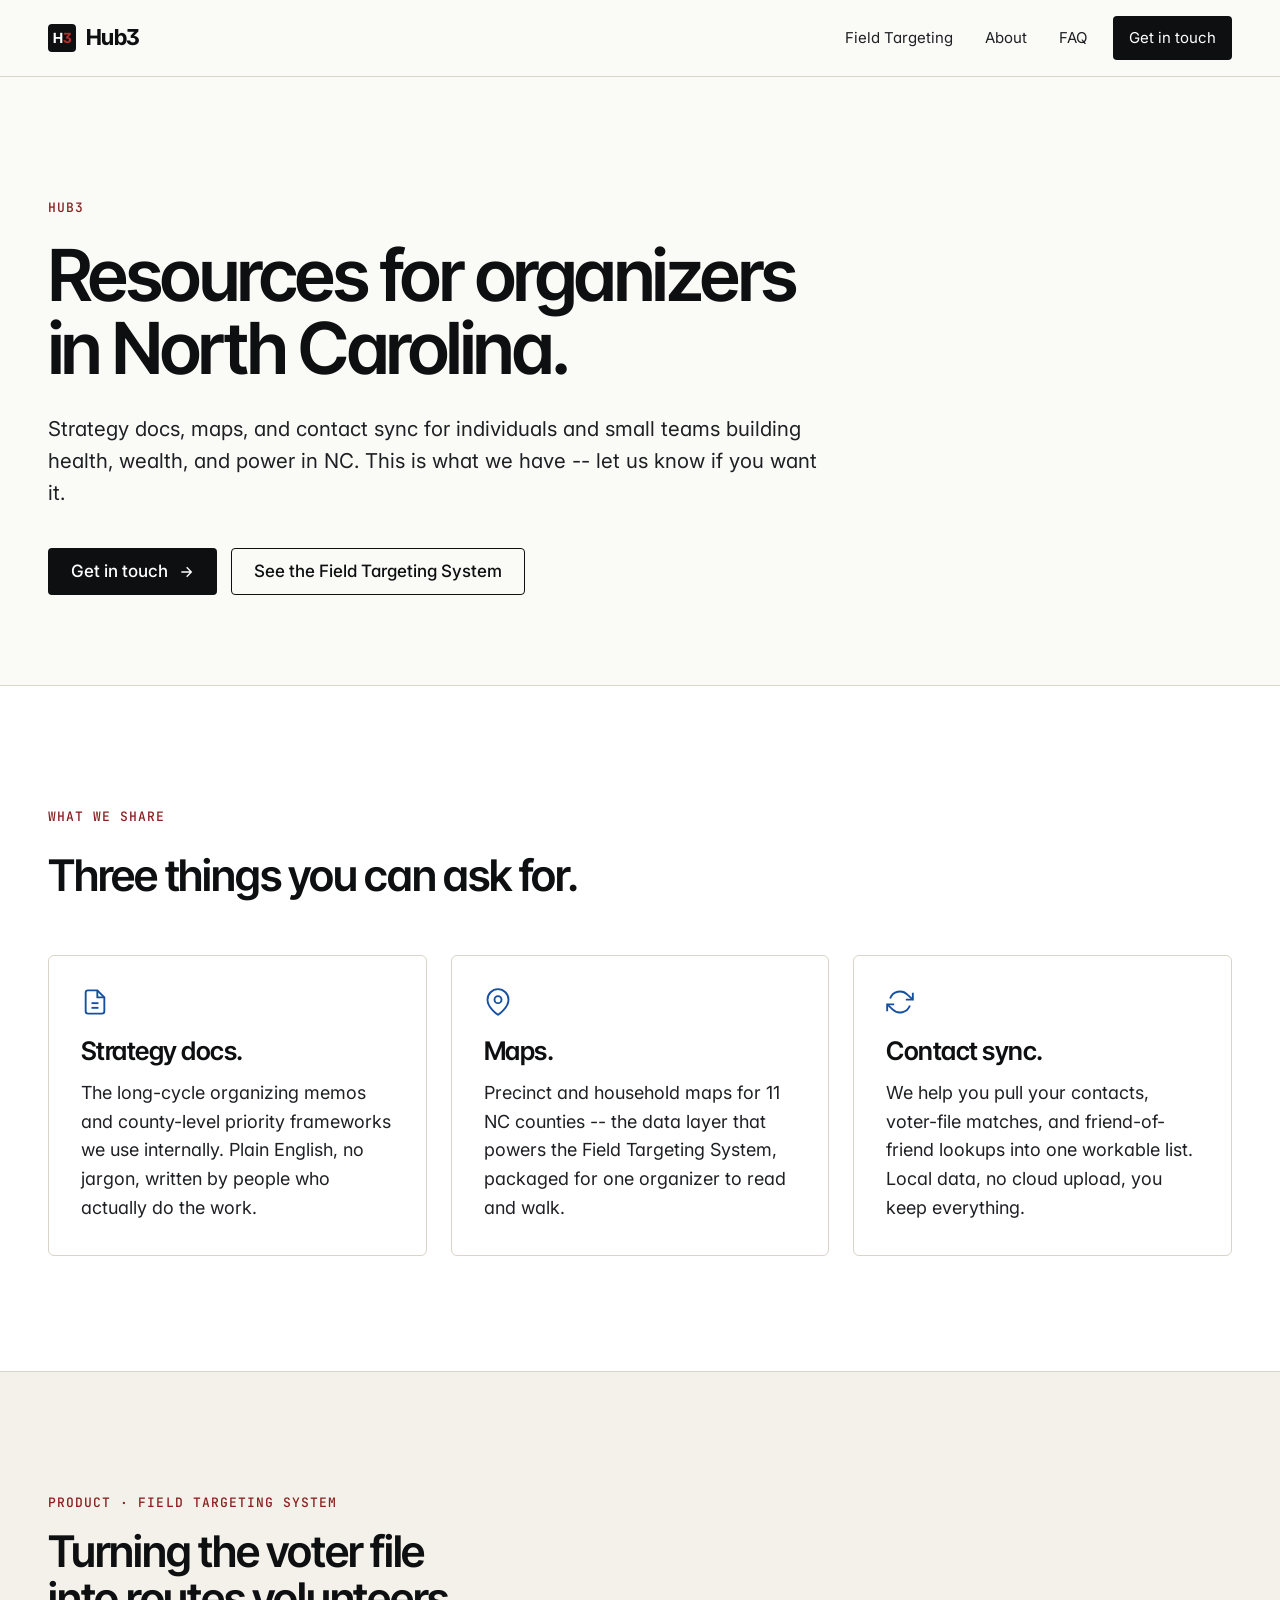
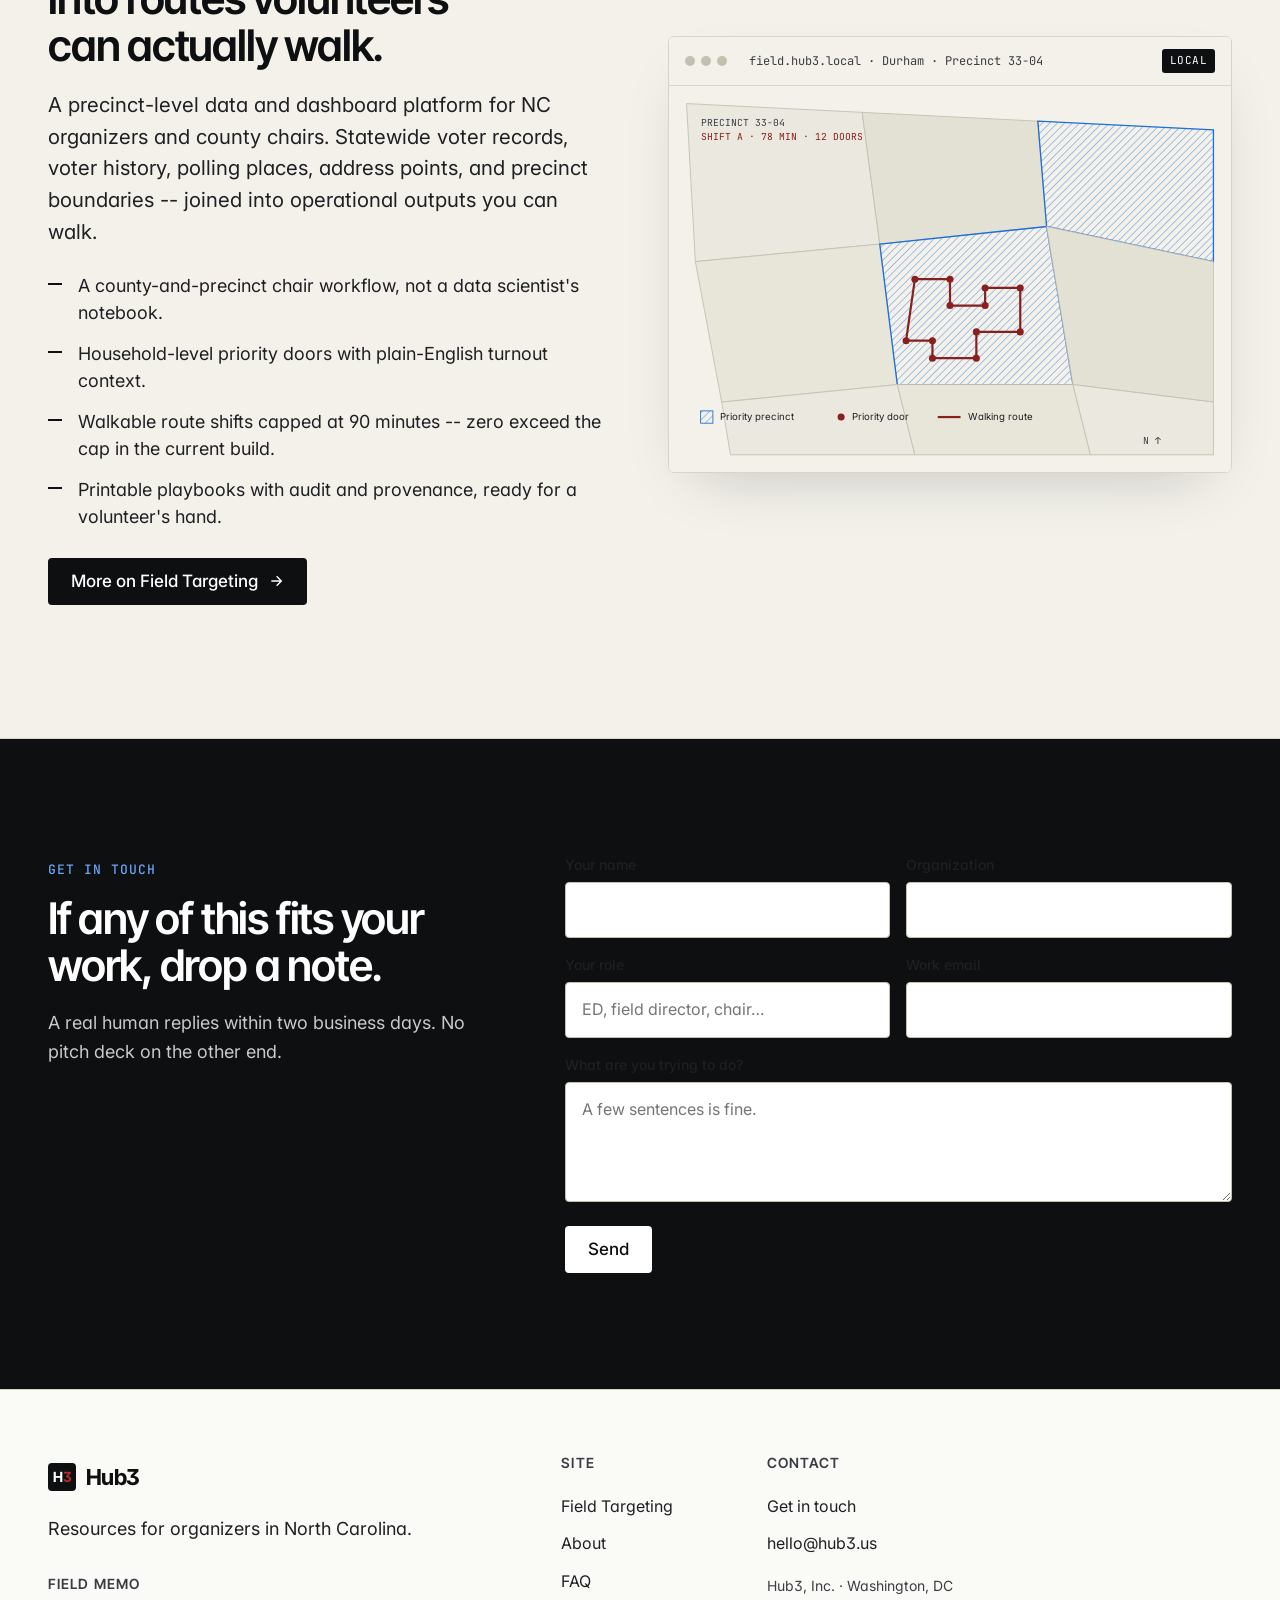
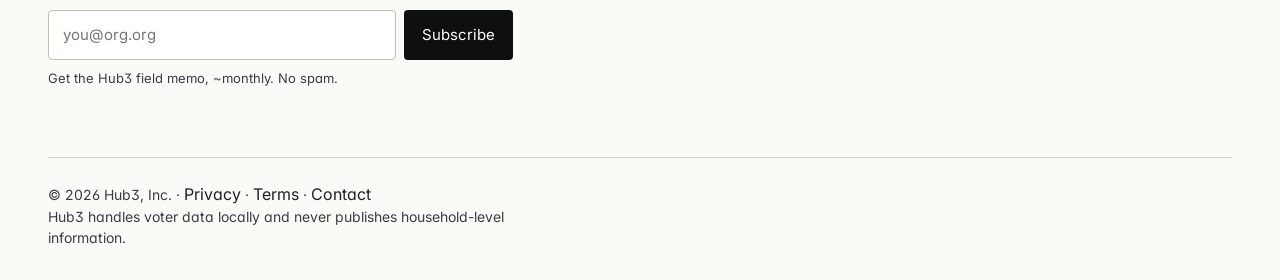
<file: index.html>
<!doctype html>
<html lang="en">
<head>
<meta charset="utf-8" />
<meta name="viewport" content="width=device-width, initial-scale=1" />
<title>Hub3 -- Resources for organizers in North Carolina.</title>
<meta name="description" content="Strategy docs, maps, and contact sync for individuals and small teams building health, wealth, and power in North Carolina. Plus the Field Targeting System." />
<link rel="preconnect" href="https://fonts.googleapis.com" />
<link rel="preconnect" href="https://fonts.gstatic.com" crossorigin />
<link href="https://fonts.googleapis.com/css2?family=Inter:wght@400;500;600&family=Inter+Tight:wght@500;600;700&family=JetBrains+Mono:wght@400;500&display=swap" rel="stylesheet" />
<link rel="stylesheet" href="styles.css" />
</head>
<body data-screen-label="01 Home">

<!-- ============ NAV ============ -->
<nav class="nav">
  <div class="nav-inner">
    <a href="index.html" class="brand">
      <span class="brand-mark">H<span class="dot">3</span></span>
      Hub3
    </a>
    <div class="nav-links">
      <a href="field-targeting.html">Field Targeting</a>
      <a href="about.html">About</a>
      <a href="faq.html">FAQ</a>
      <a href="lets-talk.html" class="nav-cta">Get in touch</a>
    </div>
    <button class="nav-burger" data-burger aria-label="Open menu">
      <svg width="22" height="22" viewBox="0 0 24 24" fill="none" stroke="currentColor" stroke-width="2"><path d="M3 6h18M3 12h18M3 18h18"/></svg>
    </button>
  </div>
  <div class="mobile-menu">
    <a href="field-targeting.html">Field Targeting</a>
    <a href="about.html">About</a>
    <a href="faq.html">FAQ</a>
    <a href="lets-talk.html">Get in touch →</a>
  </div>
</nav>

<!-- ============ HERO ============ -->
<section class="hero">
  <div class="container">
    <span class="eyebrow">Hub3</span>
    <h1 style="margin-top: 18px;">Resources for organizers in North Carolina.</h1>
    <p class="lead">Strategy docs, maps, and contact sync for individuals and small teams building health, wealth, and power in NC. This is what we have -- let us know if you want it.</p>
    <div class="hero-ctas">
      <a href="lets-talk.html" class="btn btn-primary">Get in touch
        <svg class="arrow" viewBox="0 0 24 24" fill="none" stroke="currentColor" stroke-width="2"><path d="M5 12h14M13 5l7 7-7 7"/></svg>
      </a>
      <a href="field-targeting.html" class="btn btn-secondary">See the Field Targeting System</a>
    </div>
  </div>
</section>

<!-- ============ WHAT WE SHARE ============ -->
<section class="alt">
  <div class="container">
    <div class="section-head">
      <span class="eyebrow">What we share</span>
      <h2 style="margin-top: 12px;">Three things you can ask for.</h2>
    </div>
    <div class="grid grid-3">
      <div class="card">
        <div class="icon"><svg viewBox="0 0 24 24" fill="none" stroke="currentColor" stroke-width="1.6"><path d="M14 2H6a2 2 0 0 0-2 2v16a2 2 0 0 0 2 2h12a2 2 0 0 0 2-2V8z"/><polyline points="14 2 14 8 20 8"/><line x1="9" y1="13" x2="15" y2="13"/><line x1="9" y1="17" x2="15" y2="17"/></svg></div>
        <h3>Strategy docs.</h3>
        <p>The long-cycle organizing memos and county-level priority frameworks we use internally. Plain English, no jargon, written by people who actually do the work.</p>
      </div>
      <div class="card">
        <div class="icon"><svg viewBox="0 0 24 24" fill="none" stroke="currentColor" stroke-width="1.6"><path d="M21 10c0 7-9 13-9 13s-9-6-9-13a9 9 0 0 1 18 0z"/><circle cx="12" cy="10" r="3"/></svg></div>
        <h3>Maps.</h3>
        <p>Precinct and household maps for 11 NC counties -- the data layer that powers the Field Targeting System, packaged for one organizer to read and walk.</p>
      </div>
      <div class="card">
        <div class="icon"><svg viewBox="0 0 24 24" fill="none" stroke="currentColor" stroke-width="1.6"><polyline points="23 4 23 10 17 10"/><polyline points="1 20 1 14 7 14"/><path d="M3.51 9a9 9 0 0 1 14.85-3.36L23 10"/><path d="M20.49 15a9 9 0 0 1-14.85 3.36L1 14"/></svg></div>
        <h3>Contact sync.</h3>
        <p>We help you pull your contacts, voter-file matches, and friend-of-friend lookups into one workable list. Local data, no cloud upload, you keep everything.</p>
      </div>
    </div>
  </div>
</section>

<!-- ============ FIELD TARGETING SYSTEM ============ -->
<section class="tan">
  <div class="container">
    <div class="grid grid-12" style="gap: 56px; align-items: center;">
      <div style="grid-column: span 6;">
        <span class="eyebrow">Product · Field Targeting System</span>
        <h2 style="margin-top: 12px;">Turning the voter file into routes volunteers can actually walk.</h2>
        <p class="lead" style="margin-top: 20px;">A precinct-level data and dashboard platform for NC organizers and county chairs. Statewide voter records, voter history, polling places, address points, and precinct boundaries -- joined into operational outputs you can walk.</p>
        <ul class="check" style="margin-top: 24px;">
          <li>A county-and-precinct chair workflow, not a data scientist's notebook.</li>
          <li>Household-level priority doors with plain-English turnout context.</li>
          <li>Walkable route shifts capped at 90 minutes -- zero exceed the cap in the current build.</li>
          <li>Printable playbooks with audit and provenance, ready for a volunteer's hand.</li>
        </ul>
        <p style="margin-top: 28px;"><a href="field-targeting.html" class="btn btn-primary">More on Field Targeting
          <svg class="arrow" viewBox="0 0 24 24" fill="none" stroke="currentColor" stroke-width="2"><path d="M5 12h14M13 5l7 7-7 7"/></svg>
        </a></p>
      </div>
      <div style="grid-column: span 6;">
        <!-- Stylized precinct map mock -->
        <div class="dash-frame">
          <div class="dash-bar">
            <div class="dots"><span></span><span></span><span></span></div>
            <span>field.hub3.local · Durham · Precinct 33-04</span>
            <span class="badge">LOCAL</span>
          </div>
          <svg viewBox="0 0 640 440" style="display:block; background:#f3f1ea;" aria-label="Stylized precinct map">
            <!-- precinct polygons -->
            <defs>
              <pattern id="hatch" patternUnits="userSpaceOnUse" width="6" height="6" patternTransform="rotate(45)">
                <line x1="0" y1="0" x2="0" y2="6" stroke="#1e6fd9" stroke-width="1.6" opacity="0.55"/>
              </pattern>
            </defs>
            <!-- background blocks -->
            <polygon points="20,20 220,30 240,180 30,200" fill="#ebe8df" stroke="#c4bfb0" stroke-width="1"/>
            <polygon points="220,30 420,40 430,160 240,180" fill="#e3e0d4" stroke="#c4bfb0" stroke-width="1"/>
            <polygon points="420,40 620,50 620,200 430,160" fill="url(#hatch)" stroke="#1e6fd9" stroke-width="1.5"/>
            <polygon points="30,200 240,180 260,340 60,360" fill="#e8e5d9" stroke="#c4bfb0" stroke-width="1"/>
            <polygon points="240,180 430,160 460,340 260,340" fill="url(#hatch)" stroke="#1e6fd9" stroke-width="1.5"/>
            <polygon points="430,160 620,200 620,360 460,340" fill="#e3e0d4" stroke="#c4bfb0" stroke-width="1"/>
            <polygon points="60,360 260,340 280,420 70,420" fill="#ebe8df" stroke="#c4bfb0" stroke-width="1"/>
            <polygon points="260,340 460,340 480,420 280,420" fill="#e8e5d9" stroke="#c4bfb0" stroke-width="1"/>
            <polygon points="460,340 620,360 620,420 480,420" fill="#ebe8df" stroke="#c4bfb0" stroke-width="1"/>
            <!-- route path -->
            <path d="M 280 220 L 320 220 L 320 250 L 360 250 L 360 230 L 400 230 L 400 280 L 350 280 L 350 310 L 300 310 L 300 290 L 270 290 Z" fill="none" stroke="#8a1f1f" stroke-width="2.5" stroke-linejoin="round"/>
            <!-- door dots -->
            <g fill="#8a1f1f">
              <circle cx="280" cy="220" r="4"/>
              <circle cx="320" cy="220" r="4"/>
              <circle cx="320" cy="250" r="4"/>
              <circle cx="360" cy="250" r="4"/>
              <circle cx="360" cy="230" r="4"/>
              <circle cx="400" cy="230" r="4"/>
              <circle cx="400" cy="280" r="4"/>
              <circle cx="350" cy="280" r="4"/>
              <circle cx="350" cy="310" r="4"/>
              <circle cx="300" cy="310" r="4"/>
              <circle cx="300" cy="290" r="4"/>
              <circle cx="270" cy="290" r="4"/>
            </g>
            <!-- compass + label -->
            <g font-family="JetBrains Mono, monospace" font-size="11" fill="#3a3d44">
              <text x="36" y="46">PRECINCT 33-04</text>
              <text x="36" y="62" fill="#8a1f1f">SHIFT A · 78 MIN · 12 DOORS</text>
              <text x="540" y="408">N ↑</text>
            </g>
            <!-- legend -->
            <g transform="translate(36, 380)" font-family="Inter, sans-serif" font-size="11" fill="#1f2024">
              <rect x="0" y="-10" width="14" height="14" fill="url(#hatch)" stroke="#1e6fd9" stroke-width="1"/>
              <text x="22" y="0">Priority precinct</text>
              <circle cx="160" cy="-3" r="4" fill="#8a1f1f"/>
              <text x="172" y="0">Priority door</text>
              <line x1="270" y1="-3" x2="296" y2="-3" stroke="#8a1f1f" stroke-width="2.5"/>
              <text x="304" y="0">Walking route</text>
            </g>
          </svg>
        </div>
      </div>
    </div>
  </div>
</section>

<!-- ============ LET'S TALK BAND ============ -->
<section class="dark">
  <div class="container">
    <div class="grid grid-12" style="gap: 56px;">
      <div style="grid-column: span 5;">
        <span class="eyebrow eyebrow-blue" style="color: #6aa3f5;">Get in touch</span>
        <h2 style="margin-top: 12px;">If any of this fits your work, drop a note.</h2>
        <p style="color: #c8c9cd; margin-top: 20px;">A real human replies within two business days. No pitch deck on the other end.</p>
      </div>
      <div style="grid-column: span 7;">
        <form class="form-grid" data-form data-mailto-subject="Hub3 home: new inquiry" style="max-width: none;">
          <div class="grid grid-2" style="gap: 16px;">
            <div class="form-row">
              <label for="h-name">Your name</label>
              <input id="h-name" type="text" required autocomplete="name" />
            </div>
            <div class="form-row">
              <label for="h-org">Organization</label>
              <input id="h-org" type="text" required />
            </div>
          </div>
          <div class="grid grid-2" style="gap: 16px;">
            <div class="form-row">
              <label for="h-role">Your role</label>
              <input id="h-role" type="text" placeholder="ED, field director, chair…" />
            </div>
            <div class="form-row">
              <label for="h-email">Work email</label>
              <input id="h-email" type="email" required autocomplete="email" />
            </div>
          </div>
          <div class="form-row">
            <label for="h-goal">What are you trying to do?</label>
            <textarea id="h-goal" placeholder="A few sentences is fine."></textarea>
          </div>
          <div class="form-actions">
            <button type="submit" class="btn btn-primary" style="background: #fff; color: var(--ink);">Send</button>
            <span class="form-status" data-form-status style="color:#8be0a0;"></span>
          </div>
        </form>
      </div>
    </div>
  </div>
</section>

<!-- ============ FOOTER ============ -->
<footer>
  <div class="container">
    <div class="grid grid-12" style="gap: 48px;">
      <div style="grid-column: span 5;">
        <a href="index.html" class="brand"><span class="brand-mark">H<span class="dot">3</span></span> Hub3</a>
        <p style="margin-top: 14px; color: var(--ink-2); max-width: 36ch;">Resources for organizers in North Carolina.</p>
        <h4 style="margin-top: 32px;">Field memo</h4>
        <form class="signup" data-signup>
          <input type="email" placeholder="you@org.org" required aria-label="Email address" />
          <button type="submit">Subscribe</button>
        </form>
        <p class="signup-note">Get the Hub3 field memo, ~monthly. No spam.</p>
      </div>
      <div style="grid-column: span 2;">
        <h4>Site</h4>
        <a href="field-targeting.html">Field Targeting</a>
        <a href="about.html">About</a>
        <a href="faq.html">FAQ</a>
      </div>
      <div style="grid-column: span 3;">
        <h4>Contact</h4>
        <a href="lets-talk.html">Get in touch</a>
        <a href="mailto:hello@hub3.us">hello@hub3.us</a>
        <p style="font-size: 14px; color: var(--ink-3); margin-top: 12px;">Hub3, Inc. · Washington, DC</p>
      </div>
    </div>
    <div class="foot-bottom">
      <div class="privacy-note">© 2026 Hub3, Inc. · <a href="#" style="display:inline; padding:0;">Privacy</a> · <a href="#" style="display:inline; padding:0;">Terms</a> · <a href="lets-talk.html" style="display:inline; padding:0;">Contact</a><br/>
      Hub3 handles voter data locally and never publishes household-level information.</div>
    </div>
  </div>
</footer>

<script src="site.js"></script>
</body>
</html>
</file>
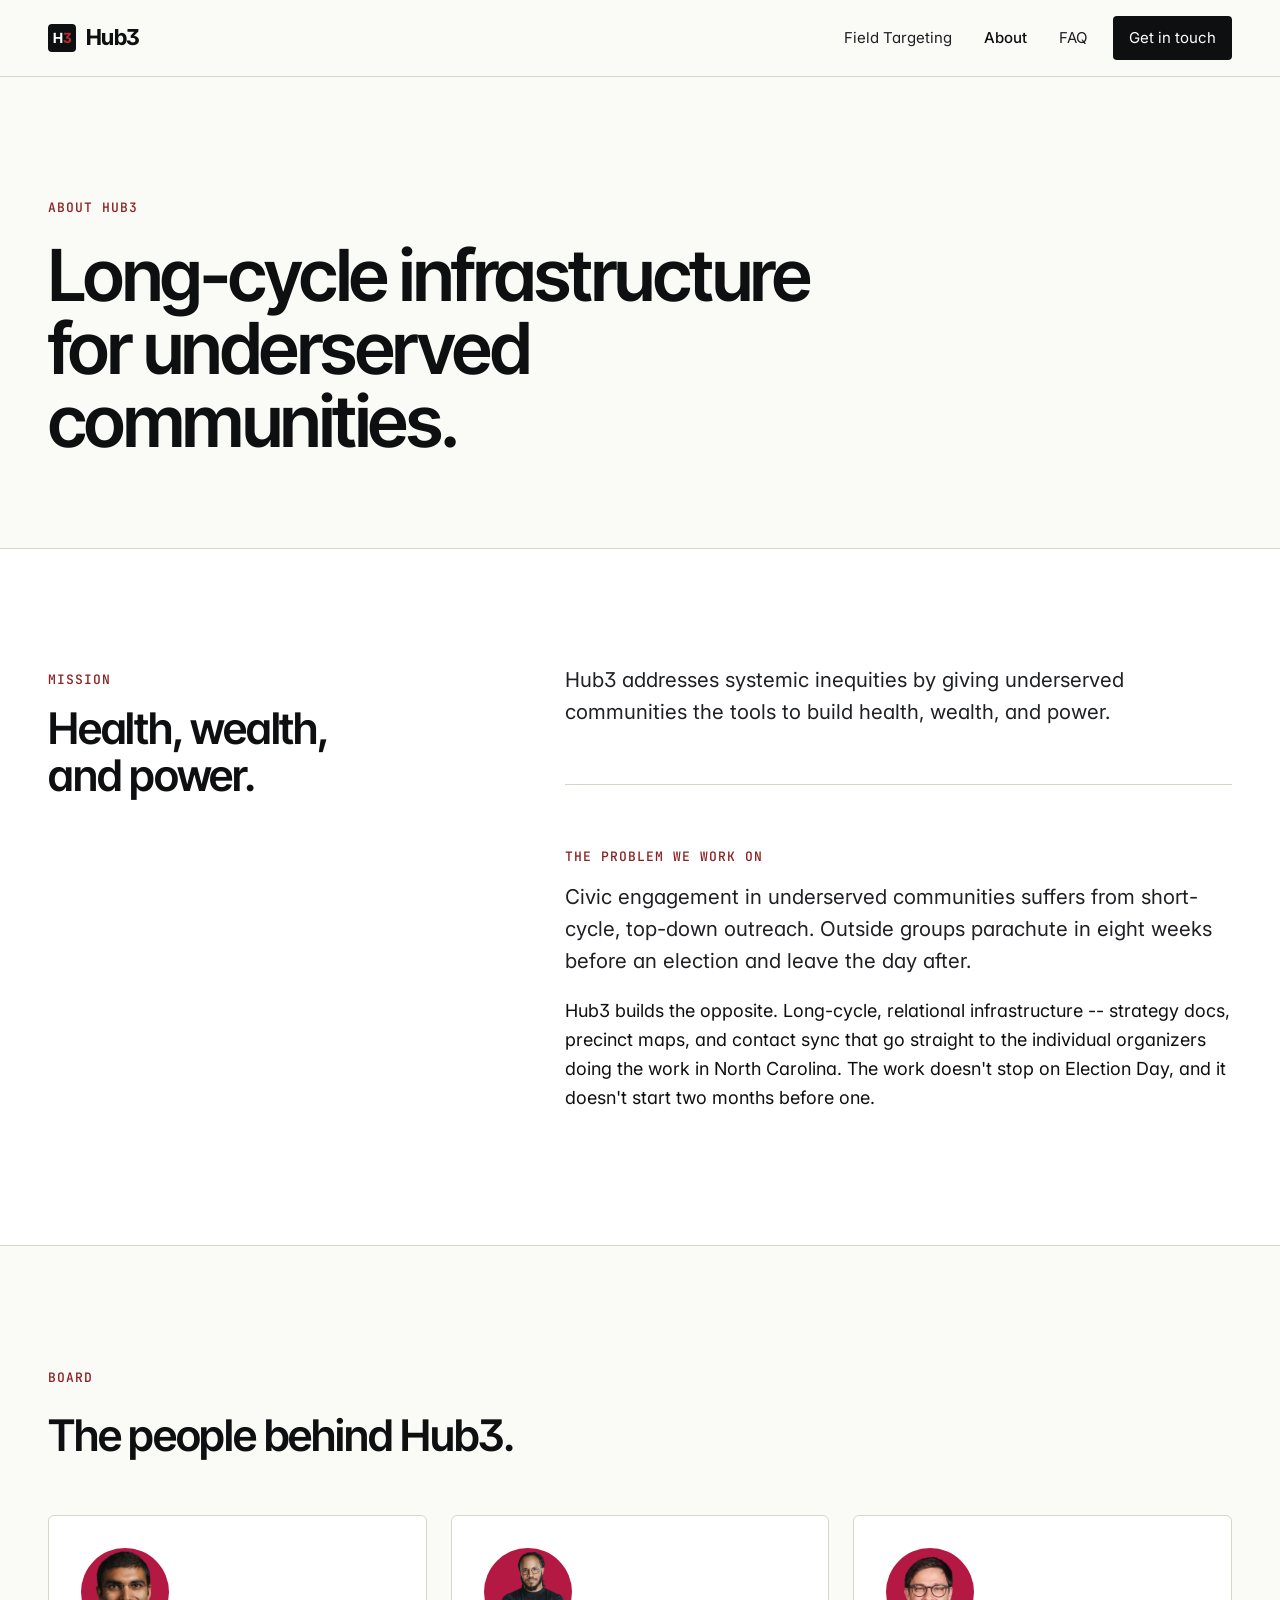
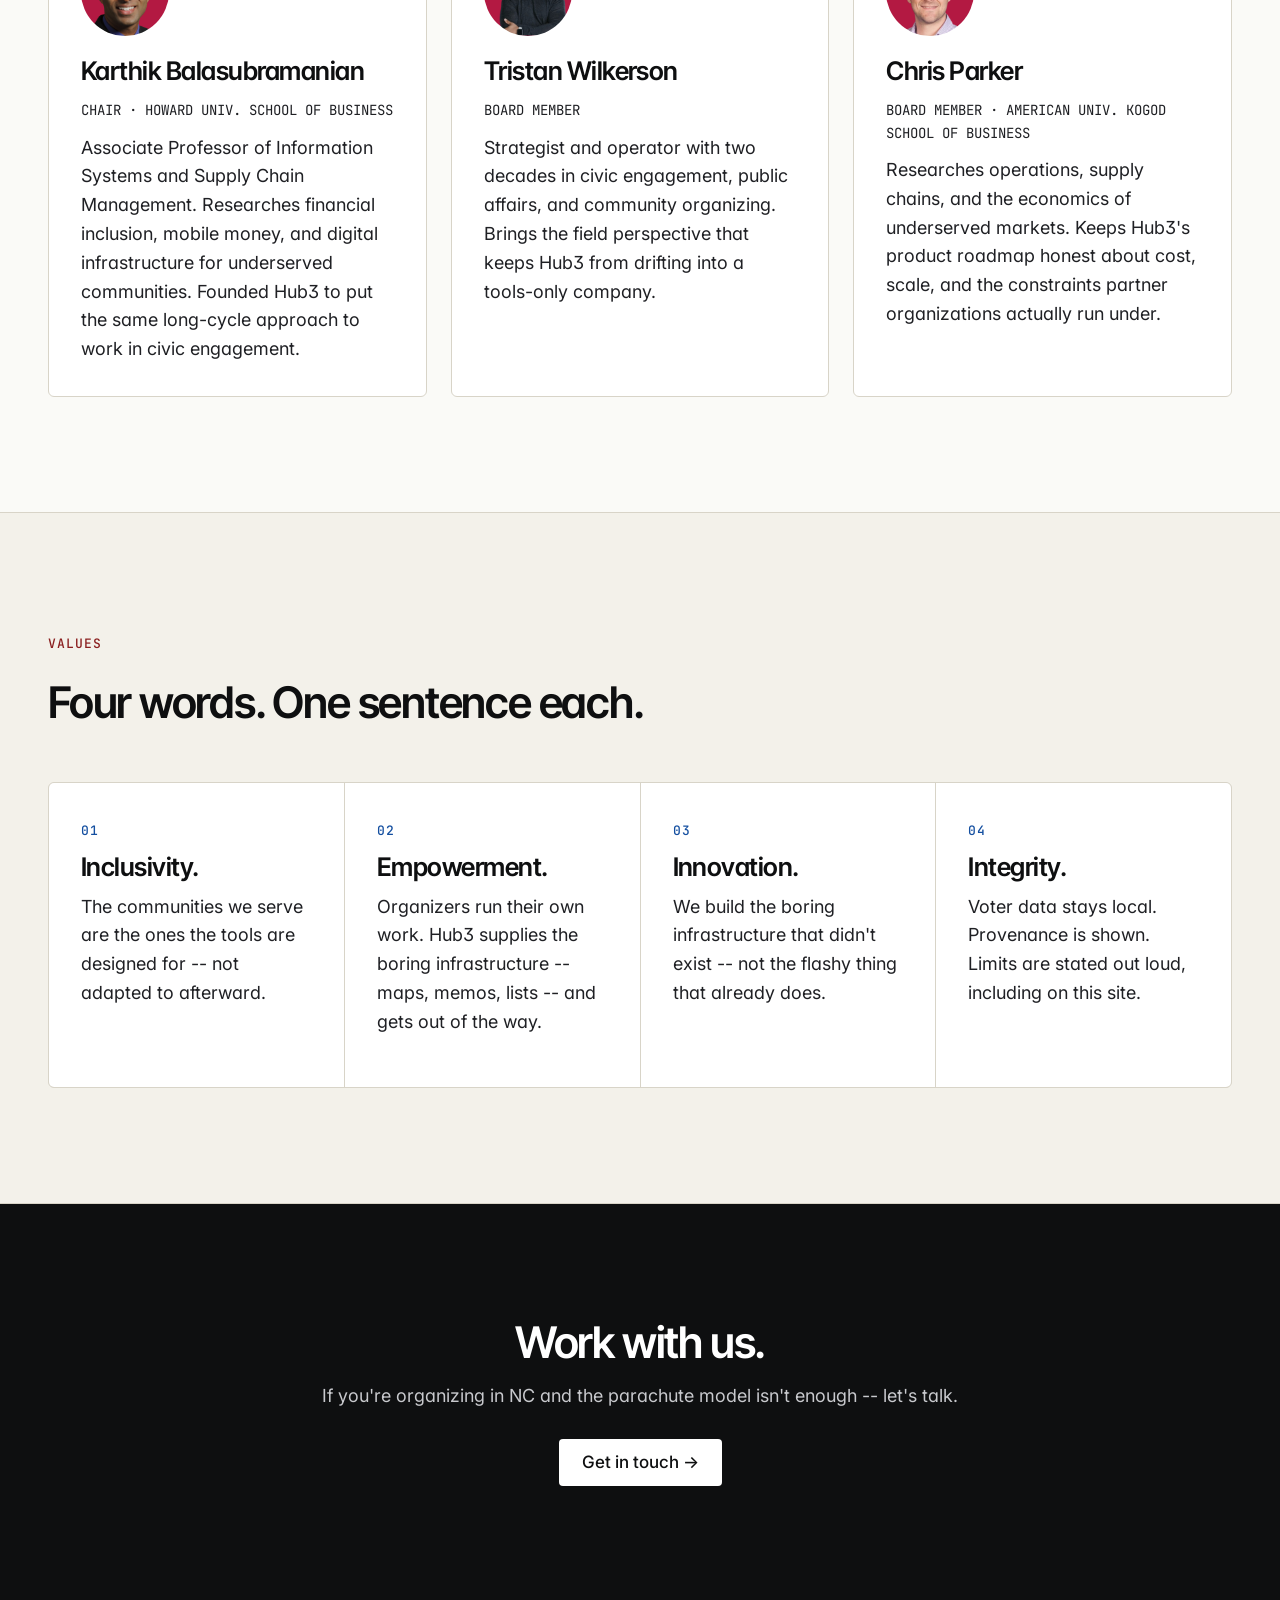
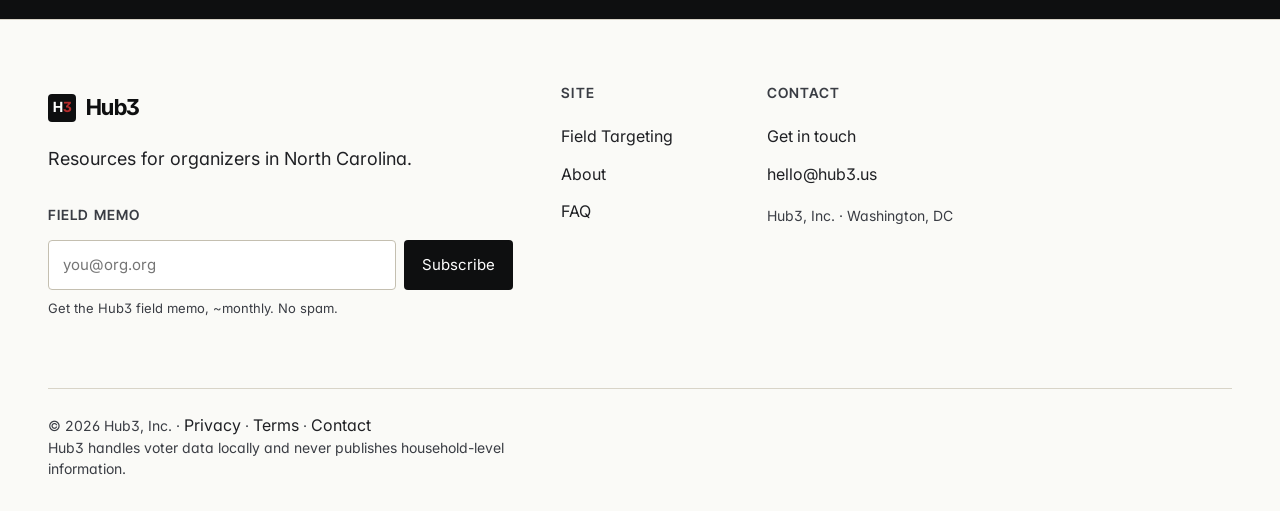
<file: about.html>
<!doctype html>
<html lang="en">
<head>
<meta charset="utf-8" />
<meta name="viewport" content="width=device-width, initial-scale=1" />
<title>About -- Hub3</title>
<meta name="description" content="Hub3 addresses systemic inequities by giving underserved communities the tools to build health, wealth, and power." />
<link rel="preconnect" href="https://fonts.googleapis.com" />
<link rel="preconnect" href="https://fonts.gstatic.com" crossorigin />
<link href="https://fonts.googleapis.com/css2?family=Inter:wght@400;500;600&family=Inter+Tight:wght@500;600;700&family=JetBrains+Mono:wght@400;500&display=swap" rel="stylesheet" />
<link rel="stylesheet" href="styles.css" />
</head>
<body data-screen-label="04 About">

<nav class="nav">
  <div class="nav-inner">
    <a href="index.html" class="brand"><span class="brand-mark">H<span class="dot">3</span></span> Hub3</a>
    <div class="nav-links">
      <a href="field-targeting.html">Field Targeting</a>
      <a href="about.html" class="current">About</a>
      <a href="faq.html">FAQ</a>
      <a href="lets-talk.html" class="nav-cta">Get in touch</a>
    </div>
    <button class="nav-burger" data-burger aria-label="Open menu"><svg width="22" height="22" viewBox="0 0 24 24" fill="none" stroke="currentColor" stroke-width="2"><path d="M3 6h18M3 12h18M3 18h18"/></svg></button>
  </div>
  <div class="mobile-menu">
    <a href="field-targeting.html">Field Targeting</a>
    <a href="about.html">About</a>
    <a href="faq.html">FAQ</a>
    <a href="lets-talk.html">Get in touch →</a>
  </div>
</nav>

<section class="hero">
  <div class="container">
    <span class="eyebrow">About Hub3</span>
    <h1 style="margin-top: 18px; max-width: 18ch;">Long-cycle infrastructure for underserved communities.</h1>
  </div>
</section>

<!-- ============ MISSION + PROBLEM ============ -->
<section class="alt">
  <div class="container">
    <div class="grid grid-12" style="gap: 56px;">
      <div style="grid-column: span 5;">
        <span class="eyebrow">Mission</span>
        <h2 style="margin-top: 12px;">Health, wealth, and power.</h2>
      </div>
      <div style="grid-column: span 7;">
        <p class="lead">Hub3 addresses systemic inequities by giving underserved communities the tools to build health, wealth, and power.</p>
        <hr class="divider" />
        <span class="eyebrow">The problem we work on</span>
        <p class="lead" style="margin-top: 12px;">Civic engagement in underserved communities suffers from short-cycle, top-down outreach. Outside groups parachute in eight weeks before an election and leave the day after.</p>
        <p>Hub3 builds the opposite. Long-cycle, relational infrastructure -- strategy docs, precinct maps, and contact sync that go straight to the individual organizers doing the work in North Carolina. The work doesn't stop on Election Day, and it doesn't start two months before one.</p>
      </div>
    </div>
  </div>
</section>

<!-- ============ BOARD ============ -->
<section>
  <div class="container">
    <div class="section-head">
      <span class="eyebrow">Board</span>
      <h2 style="margin-top: 12px;">The people behind Hub3.</h2>
    </div>
    <div class="grid grid-3">
      <article class="card">
        <img src="img/karthik.png" alt="Karthik Balasubramanian" width="88" height="88" style="width: 88px; height: 88px; border-radius: 50%; object-fit: cover;">
        <h3 style="margin-top: 20px;">Karthik Balasubramanian</h3>
        <p class="muted" style="font-size: 14px; margin: 4px 0 12px; font-family: 'JetBrains Mono', monospace;">CHAIR · HOWARD UNIV. SCHOOL OF BUSINESS</p>
        <p>Associate Professor of Information Systems and Supply Chain Management. Researches financial inclusion, mobile money, and digital infrastructure for underserved communities. Founded Hub3 to put the same long-cycle approach to work in civic engagement.</p>
      </article>
      <article class="card">
        <img src="img/tristan.png" alt="Tristan Wilkerson" width="88" height="88" style="width: 88px; height: 88px; border-radius: 50%; object-fit: cover;">
        <h3 style="margin-top: 20px;">Tristan Wilkerson</h3>
        <p class="muted" style="font-size: 14px; margin: 4px 0 12px; font-family: 'JetBrains Mono', monospace;">BOARD MEMBER</p>
        <p>Strategist and operator with two decades in civic engagement, public affairs, and community organizing. Brings the field perspective that keeps Hub3 from drifting into a tools-only company.</p>
      </article>
      <article class="card">
        <img src="img/chris.png" alt="Chris Parker" width="88" height="88" style="width: 88px; height: 88px; border-radius: 50%; object-fit: cover;">
        <h3 style="margin-top: 20px;">Chris Parker</h3>
        <p class="muted" style="font-size: 14px; margin: 4px 0 12px; font-family: 'JetBrains Mono', monospace;">BOARD MEMBER · AMERICAN UNIV. KOGOD SCHOOL OF BUSINESS</p>
        <p>Researches operations, supply chains, and the economics of underserved markets. Keeps Hub3's product roadmap honest about cost, scale, and the constraints partner organizations actually run under.</p>
      </article>
    </div>
  </div>
</section>

<!-- ============ VALUES ============ -->
<section class="tan">
  <div class="container">
    <div class="section-head">
      <span class="eyebrow">Values</span>
      <h2 style="margin-top: 12px;">Four words. One sentence each.</h2>
    </div>
    <div class="grid grid-4" style="gap: 1px; background: var(--line); border: 1px solid var(--line); border-radius: 6px; overflow: hidden;">
      <div style="background: #fff; padding: 32px;">
        <span class="eyebrow eyebrow-blue" style="color: var(--blue-deep);">01</span>
        <h3 style="margin-top: 8px;">Inclusivity.</h3>
        <p style="margin-top: 10px; color: var(--ink-2);">The communities we serve are the ones the tools are designed for -- not adapted to afterward.</p>
      </div>
      <div style="background: #fff; padding: 32px;">
        <span class="eyebrow eyebrow-blue" style="color: var(--blue-deep);">02</span>
        <h3 style="margin-top: 8px;">Empowerment.</h3>
        <p style="margin-top: 10px; color: var(--ink-2);">Organizers run their own work. Hub3 supplies the boring infrastructure -- maps, memos, lists -- and gets out of the way.</p>
      </div>
      <div style="background: #fff; padding: 32px;">
        <span class="eyebrow eyebrow-blue" style="color: var(--blue-deep);">03</span>
        <h3 style="margin-top: 8px;">Innovation.</h3>
        <p style="margin-top: 10px; color: var(--ink-2);">We build the boring infrastructure that didn't exist -- not the flashy thing that already does.</p>
      </div>
      <div style="background: #fff; padding: 32px;">
        <span class="eyebrow eyebrow-blue" style="color: var(--blue-deep);">04</span>
        <h3 style="margin-top: 8px;">Integrity.</h3>
        <p style="margin-top: 10px; color: var(--ink-2);">Voter data stays local. Provenance is shown. Limits are stated out loud, including on this site.</p>
      </div>
    </div>
  </div>
</section>

<!-- ============ CTA BAND ============ -->
<section class="dark">
  <div class="container narrow center">
    <h2>Work with us.</h2>
    <p style="margin-top: 16px; color: #c8c9cd;">If you're organizing in NC and the parachute model isn't enough -- let's talk.</p>
    <p style="margin-top: 28px;"><a href="lets-talk.html" class="btn btn-primary" style="background: #fff; color: var(--ink);">Get in touch →</a></p>
  </div>
</section>

<footer>
  <div class="container">
    <div class="grid grid-12" style="gap: 48px;">
      <div style="grid-column: span 5;">
        <a href="index.html" class="brand"><span class="brand-mark">H<span class="dot">3</span></span> Hub3</a>
        <p style="margin-top: 14px; color: var(--ink-2); max-width: 36ch;">Resources for organizers in North Carolina.</p>
        <h4 style="margin-top: 32px;">Field memo</h4>
        <form class="signup" data-signup>
          <input type="email" placeholder="you@org.org" required aria-label="Email address" />
          <button type="submit">Subscribe</button>
        </form>
        <p class="signup-note">Get the Hub3 field memo, ~monthly. No spam.</p>
      </div>
      <div style="grid-column: span 2;">
        <h4>Site</h4>
        <a href="field-targeting.html">Field Targeting</a>
        <a href="about.html">About</a>
        <a href="faq.html">FAQ</a>
      </div>
      <div style="grid-column: span 3;">
        <h4>Contact</h4>
        <a href="lets-talk.html">Get in touch</a>
        <a href="mailto:hello@hub3.us">hello@hub3.us</a>
        <p style="font-size: 14px; color: var(--ink-3); margin-top: 12px;">Hub3, Inc. · Washington, DC</p>
      </div>
    </div>
    <div class="foot-bottom">
      <div class="privacy-note">© 2026 Hub3, Inc. · <a href="#" style="display:inline; padding:0;">Privacy</a> · <a href="#" style="display:inline; padding:0;">Terms</a> · <a href="lets-talk.html" style="display:inline; padding:0;">Contact</a><br/>
      Hub3 handles voter data locally and never publishes household-level information.</div>
    </div>
  </div>
</footer>

<script src="site.js"></script>
</body>
</html>
</file>
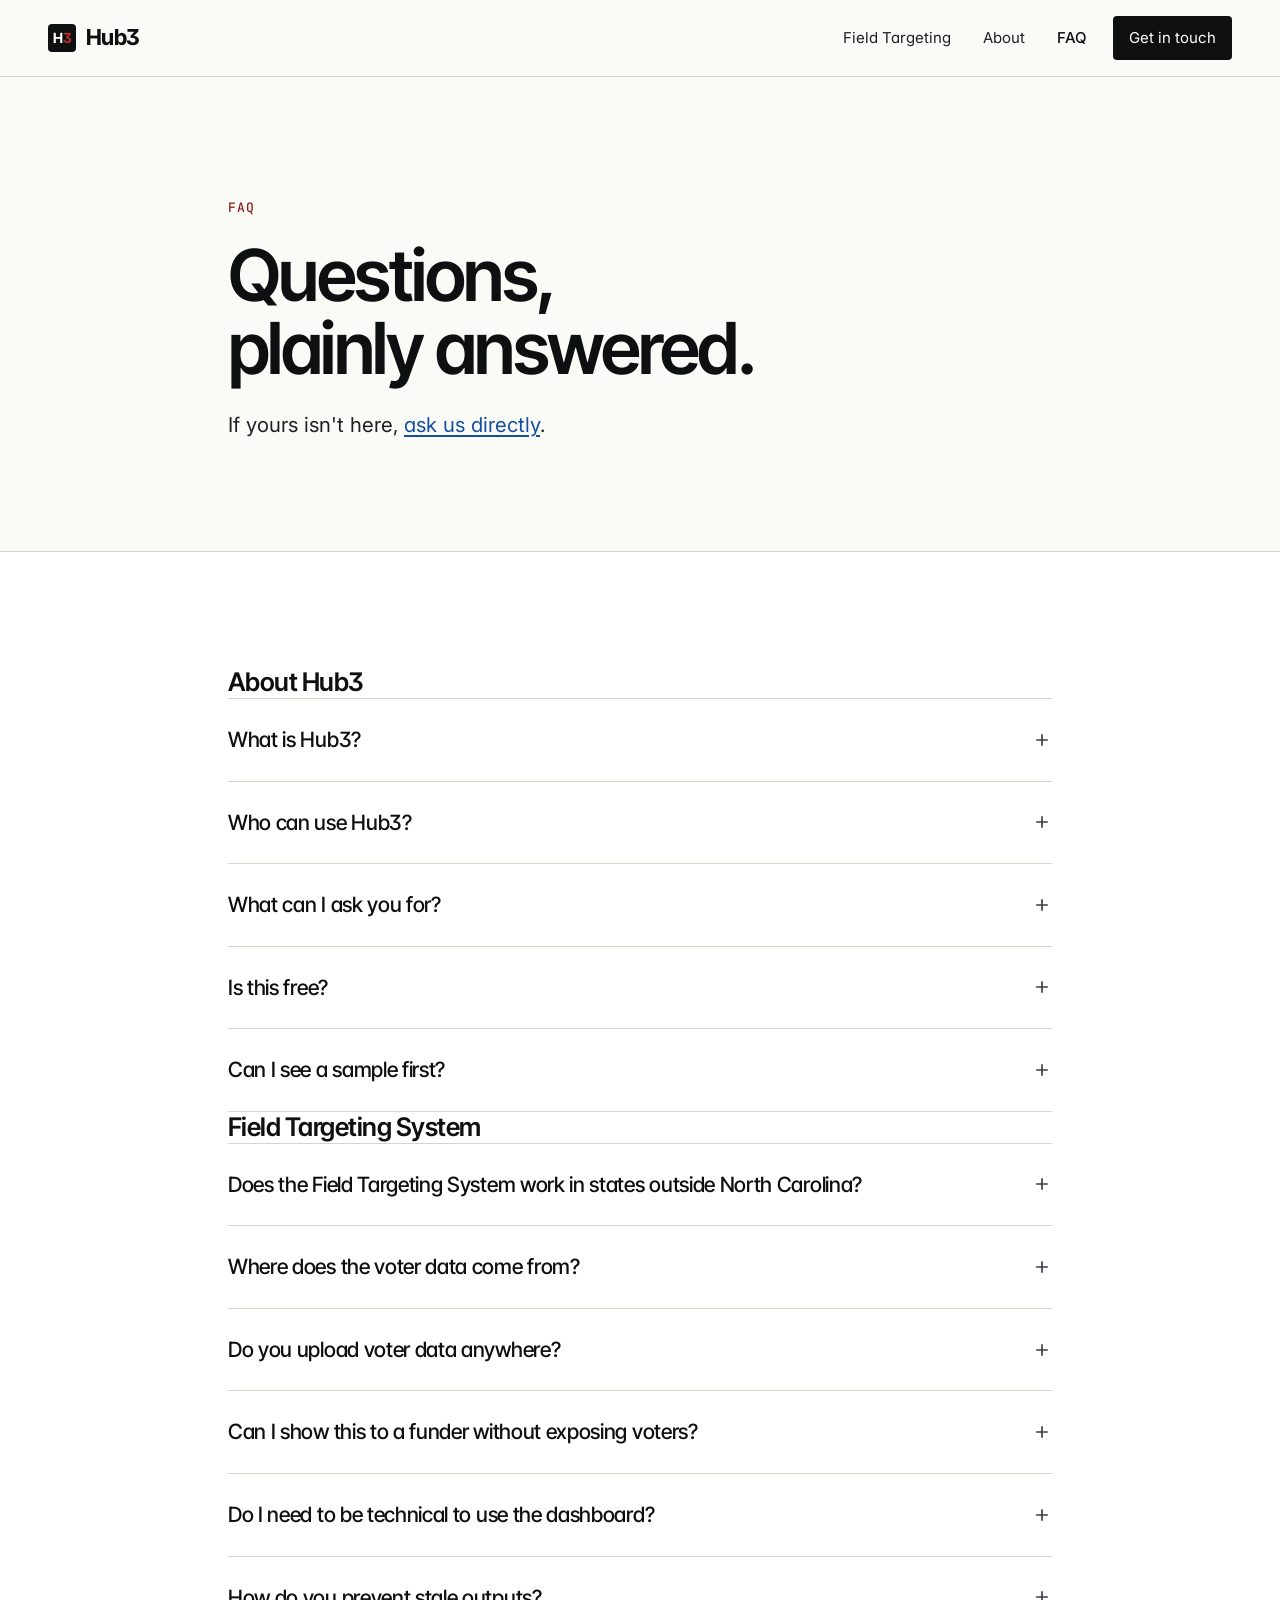
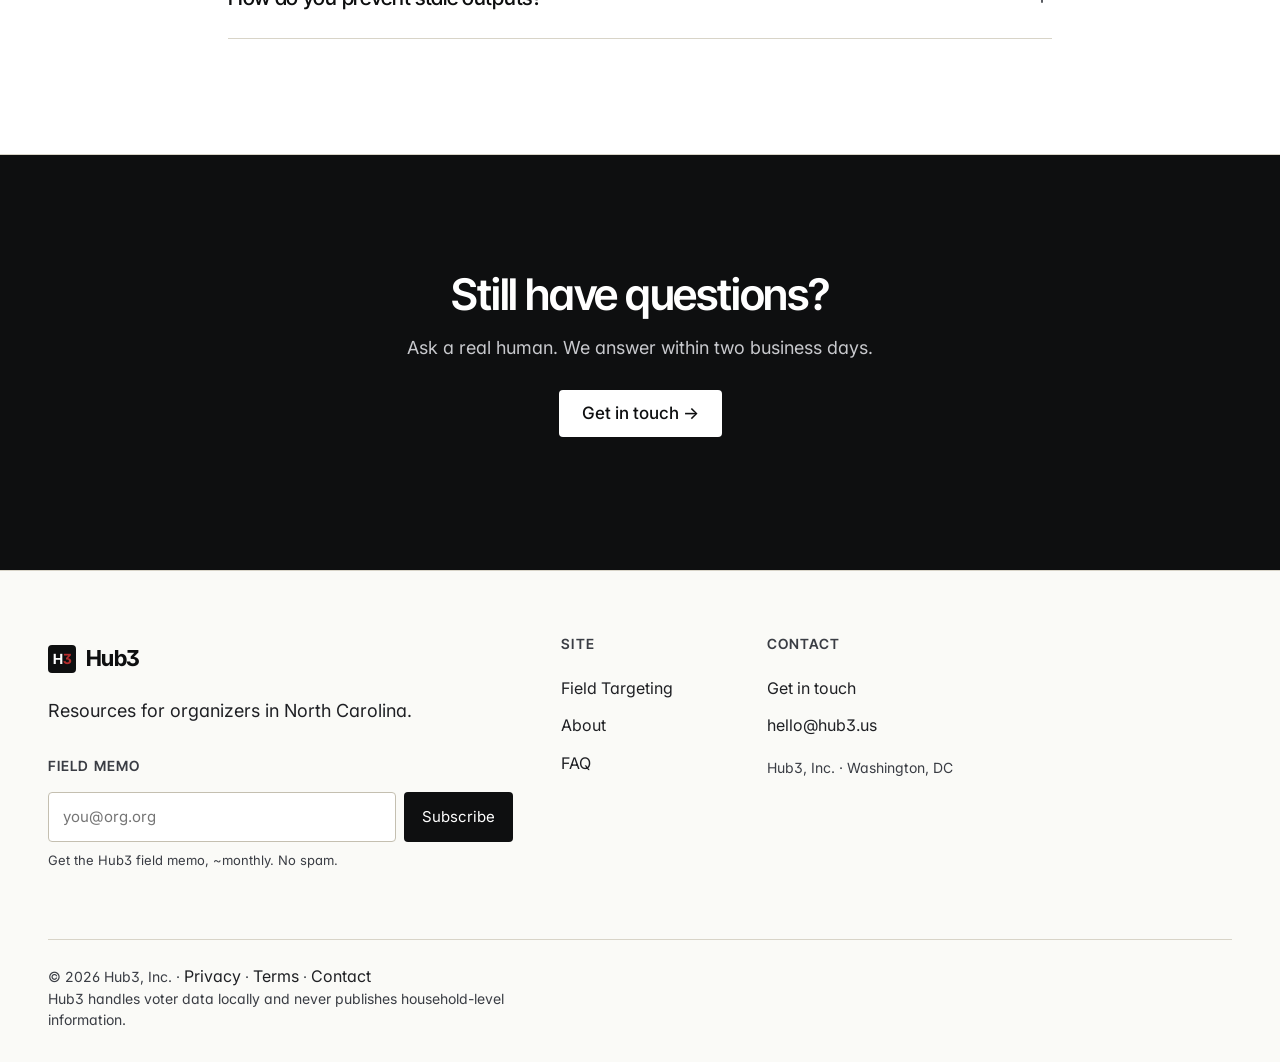
<file: faq.html>
<!doctype html>
<html lang="en">
<head>
<meta charset="utf-8" />
<meta name="viewport" content="width=device-width, initial-scale=1" />
<title>FAQ -- Hub3</title>
<meta name="description" content="Common questions about Hub3 -- strategy docs, maps, contact sync, and the Field Targeting System for organizers in North Carolina." />
<link rel="preconnect" href="https://fonts.googleapis.com" />
<link rel="preconnect" href="https://fonts.gstatic.com" crossorigin />
<link href="https://fonts.googleapis.com/css2?family=Inter:wght@400;500;600&family=Inter+Tight:wght@500;600;700&family=JetBrains+Mono:wght@400;500&display=swap" rel="stylesheet" />
<link rel="stylesheet" href="styles.css" />
</head>
<body data-screen-label="06 FAQ">

<nav class="nav">
  <div class="nav-inner">
    <a href="index.html" class="brand"><span class="brand-mark">H<span class="dot">3</span></span> Hub3</a>
    <div class="nav-links">
      <a href="field-targeting.html">Field Targeting</a>
      <a href="about.html">About</a>
      <a href="faq.html" class="current">FAQ</a>
      <a href="lets-talk.html" class="nav-cta">Get in touch</a>
    </div>
    <button class="nav-burger" data-burger aria-label="Open menu"><svg width="22" height="22" viewBox="0 0 24 24" fill="none" stroke="currentColor" stroke-width="2"><path d="M3 6h18M3 12h18M3 18h18"/></svg></button>
  </div>
  <div class="mobile-menu">
    <a href="field-targeting.html">Field Targeting</a>
    <a href="about.html">About</a>
    <a href="faq.html">FAQ</a>
    <a href="lets-talk.html">Get in touch →</a>
  </div>
</nav>

<section class="hero">
  <div class="container narrow">
    <span class="eyebrow">FAQ</span>
    <h1 style="margin-top: 18px;">Questions, plainly answered.</h1>
    <p class="lead" style="margin-top: 24px;">If yours isn't here, <a href="lets-talk.html">ask us directly</a>.</p>
  </div>
</section>

<section class="alt">
  <div class="container narrow">

    <h3 class="group">About Hub3</h3>
    <div class="accordion">
      <details>
        <summary>What is Hub3?
          <svg class="chev" viewBox="0 0 24 24" fill="none" stroke="currentColor" stroke-width="2"><path d="M12 5v14M5 12h14"/></svg>
        </summary>
        <div class="answer">
          <p>Hub3 is a civic-tech outfit that shares the resources we use internally -- strategy docs, precinct and household maps, and contact-sync help -- with individual organizers and small teams working on health, wealth, and power in North Carolina. We also run the Field Targeting System, a precinct-level data and dashboard platform for NC county chairs.</p>
        </div>
      </details>
      <details>
        <summary>Who can use Hub3?
          <svg class="chev" viewBox="0 0 24 24" fill="none" stroke="currentColor" stroke-width="2"><path d="M12 5v14M5 12h14"/></svg>
        </summary>
        <div class="answer">
          <p>Individual organizers, small teams, and grassroots civic groups working in North Carolina. We're built for people who do the work themselves. We're not a vendor and not a campaign; we're the floor, not the ceiling.</p>
        </div>
      </details>
      <details>
        <summary>What can I ask you for?
          <svg class="chev" viewBox="0 0 24 24" fill="none" stroke="currentColor" stroke-width="2"><path d="M12 5v14M5 12h14"/></svg>
        </summary>
        <div class="answer">
          <p>Three things, plus the Field Targeting System.</p>
          <ul>
            <li><strong>Strategy docs.</strong> The long-cycle organizing memos and county-level priority frameworks we use internally.</li>
            <li><strong>Maps.</strong> Precinct and household maps for the NC counties we cover.</li>
            <li><strong>Contact sync.</strong> Help pulling your contacts, voter-file matches, and friend-of-friend lookups into one workable list -- local files, no cloud upload.</li>
          </ul>
          <p>The <a href="field-targeting.html">Field Targeting System</a> is the larger dashboard product for county chairs, sitting alongside.</p>
        </div>
      </details>
      <details>
        <summary>Is this free?
          <svg class="chev" viewBox="0 0 24 24" fill="none" stroke="currentColor" stroke-width="2"><path d="M12 5v14M5 12h14"/></svg>
        </summary>
        <div class="answer">
          <p>For individual organizers and small NC teams, yes. We share what we already have. If your ask is large enough that we'd need to build new infrastructure, <a href="lets-talk.html">tell us what you're trying to do</a> and we'll figure out scope together.</p>
        </div>
      </details>
      <details>
        <summary>Can I see a sample first?
          <svg class="chev" viewBox="0 0 24 24" fill="none" stroke="currentColor" stroke-width="2"><path d="M12 5v14M5 12h14"/></svg>
        </summary>
        <div class="answer">
          <p>Yes. The Field Targeting page has a redacted county-packet request form, and we can send a sample strategy doc or map on request. <a href="lets-talk.html">Ask here</a>.</p>
        </div>
      </details>
    </div>

    <h3 class="group">Field Targeting System</h3>
    <div class="accordion">
      <details>
        <summary>Does the Field Targeting System work in states outside North Carolina?
          <svg class="chev" viewBox="0 0 24 24" fill="none" stroke="currentColor" stroke-width="2"><path d="M12 5v14M5 12h14"/></svg>
        </summary>
        <div class="answer">
          <p>Today it covers 11 NC counties. Adding a county is config-first; adding a state is a larger lift and on the roadmap.</p>
        </div>
      </details>
      <details>
        <summary>Where does the voter data come from?
          <svg class="chev" viewBox="0 0 24 24" fill="none" stroke="currentColor" stroke-width="2"><path d="M12 5v14M5 12h14"/></svg>
        </summary>
        <div class="answer">
          <p>Statewide public voter and voter-history files, official polling-place files, AddressNC, NC OneMap precinct boundaries, and cached Census geocoder responses for fallback. No paid APIs.</p>
        </div>
      </details>
      <details>
        <summary>Do you upload voter data anywhere?
          <svg class="chev" viewBox="0 0 24 24" fill="none" stroke="currentColor" stroke-width="2"><path d="M12 5v14M5 12h14"/></svg>
        </summary>
        <div class="answer">
          <p>No. Local mode reads and writes local files only. No voter data is sent to any third-party map or AI service.</p>
        </div>
      </details>
      <details>
        <summary>Can I show this to a funder without exposing voters?
          <svg class="chev" viewBox="0 0 24 24" fill="none" stroke="currentColor" stroke-width="2"><path d="M12 5v14M5 12h14"/></svg>
        </summary>
        <div class="answer">
          <p>Yes -- that's what redacted demo mode is for. Names, addresses, NCIDs, and phone numbers are masked; exact household coordinates are jittered or aggregated; sensitive PDFs are disabled. Aggregate counts and workflow behavior stay intact so the system reads the same.</p>
        </div>
      </details>
      <details>
        <summary>Do I need to be technical to use the dashboard?
          <svg class="chev" viewBox="0 0 24 24" fill="none" stroke="currentColor" stroke-width="2"><path d="M12 5v14M5 12h14"/></svg>
        </summary>
        <div class="answer">
          <p>No. The dashboard is built for county and precinct chairs. The chair workflow is five steps: pick a county and precinct, review priority doors, route a shift on the map, print the playbook, check provenance.</p>
        </div>
      </details>
      <details>
        <summary>How do you prevent stale outputs?
          <svg class="chev" viewBox="0 0 24 24" fill="none" stroke="currentColor" stroke-width="2"><path d="M12 5v14M5 12h14"/></svg>
        </summary>
        <div class="answer">
          <p>Every build regenerates the dashboard from scratch and writes a run log. The Audit view in the dashboard shows source directories, generation timestamps, and provenance before any chair acts on an output.</p>
        </div>
      </details>
    </div>

  </div>
</section>

<!-- ============ CTA BAND ============ -->
<section class="dark">
  <div class="container narrow center">
    <h2>Still have questions?</h2>
    <p style="margin-top: 16px; color: #c8c9cd;">Ask a real human. We answer within two business days.</p>
    <p style="margin-top: 28px;"><a href="lets-talk.html" class="btn btn-primary" style="background: #fff; color: var(--ink);">Get in touch →</a></p>
  </div>
</section>

<footer>
  <div class="container">
    <div class="grid grid-12" style="gap: 48px;">
      <div style="grid-column: span 5;">
        <a href="index.html" class="brand"><span class="brand-mark">H<span class="dot">3</span></span> Hub3</a>
        <p style="margin-top: 14px; color: var(--ink-2); max-width: 36ch;">Resources for organizers in North Carolina.</p>
        <h4 style="margin-top: 32px;">Field memo</h4>
        <form class="signup" data-signup>
          <input type="email" placeholder="you@org.org" required aria-label="Email address" />
          <button type="submit">Subscribe</button>
        </form>
        <p class="signup-note">Get the Hub3 field memo, ~monthly. No spam.</p>
      </div>
      <div style="grid-column: span 2;">
        <h4>Site</h4>
        <a href="field-targeting.html">Field Targeting</a>
        <a href="about.html">About</a>
        <a href="faq.html">FAQ</a>
      </div>
      <div style="grid-column: span 3;">
        <h4>Contact</h4>
        <a href="lets-talk.html">Get in touch</a>
        <a href="mailto:hello@hub3.us">hello@hub3.us</a>
        <p style="font-size: 14px; color: var(--ink-3); margin-top: 12px;">Hub3, Inc. · Washington, DC</p>
      </div>
    </div>
    <div class="foot-bottom">
      <div class="privacy-note">© 2026 Hub3, Inc. · <a href="#" style="display:inline; padding:0;">Privacy</a> · <a href="#" style="display:inline; padding:0;">Terms</a> · <a href="lets-talk.html" style="display:inline; padding:0;">Contact</a><br/>
      Hub3 handles voter data locally and never publishes household-level information.</div>
    </div>
  </div>
</footer>

<script src="site.js"></script>
</body>
</html>
</file>
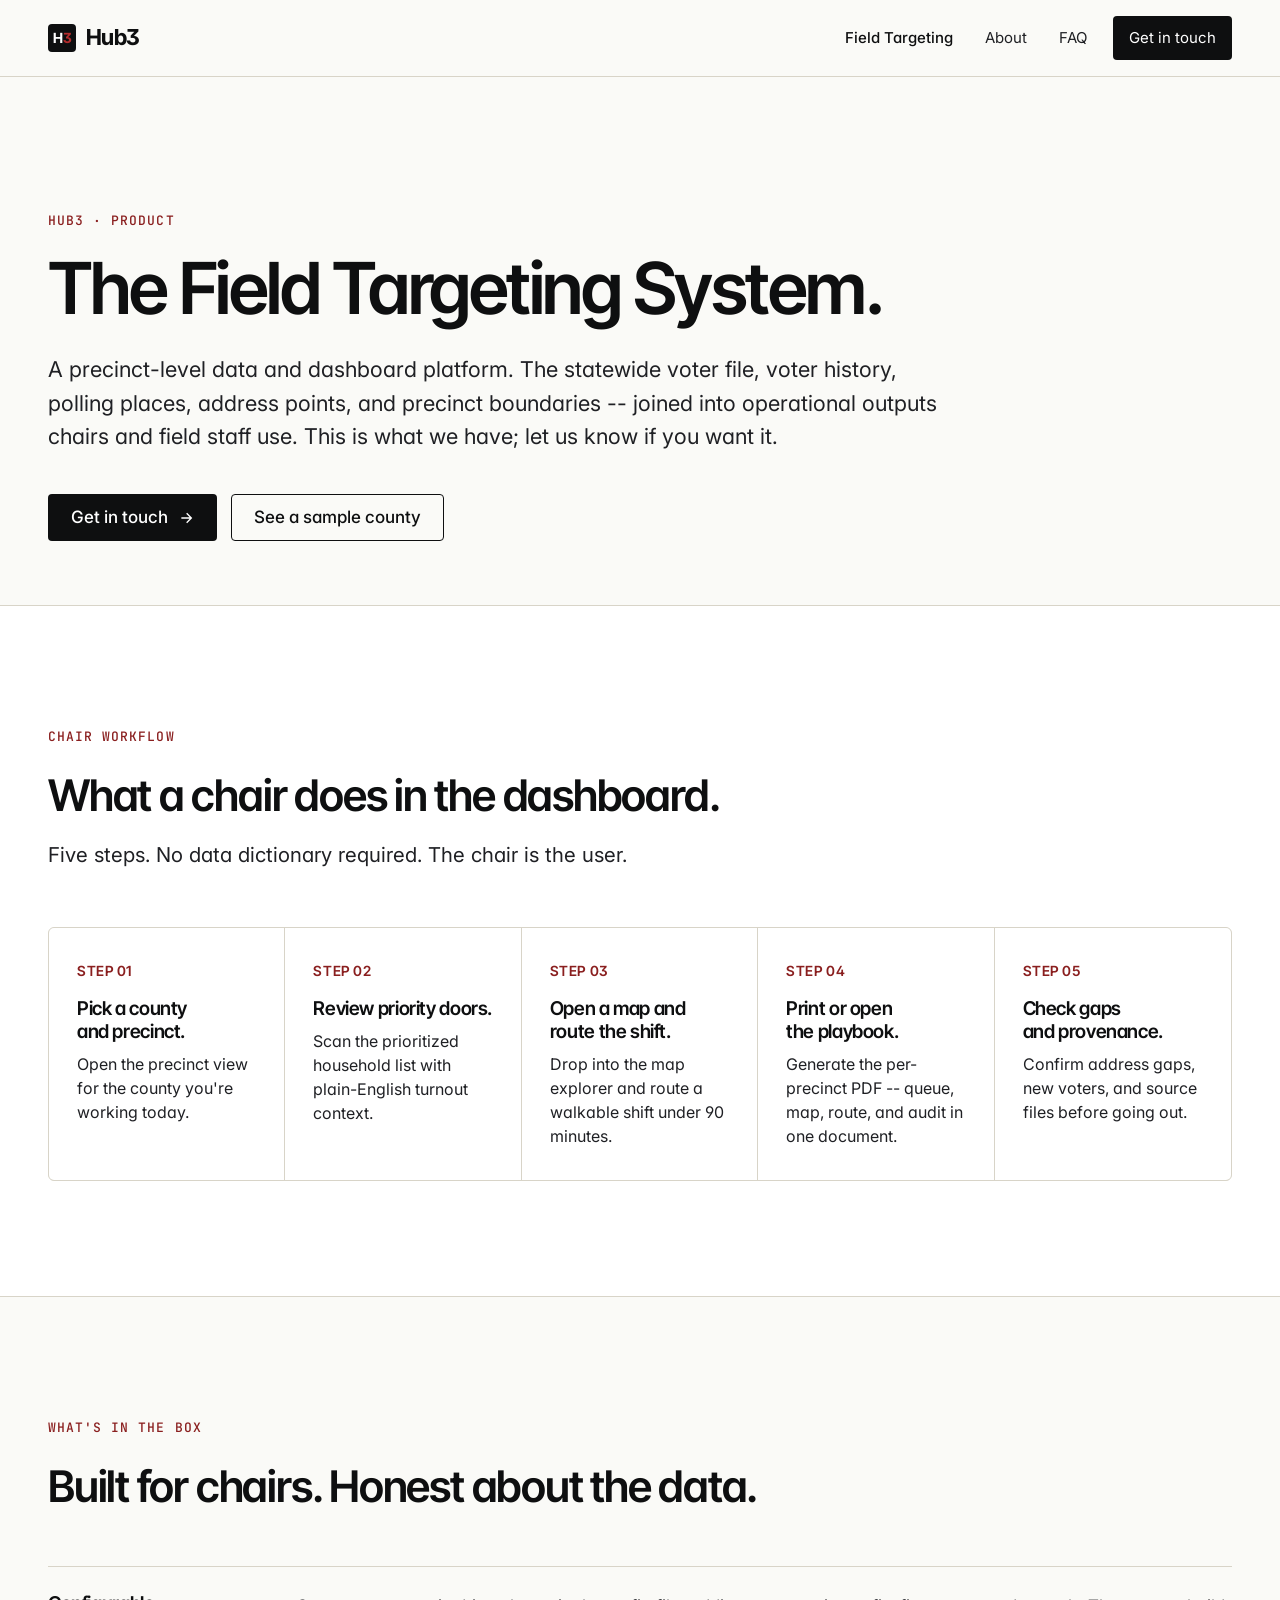
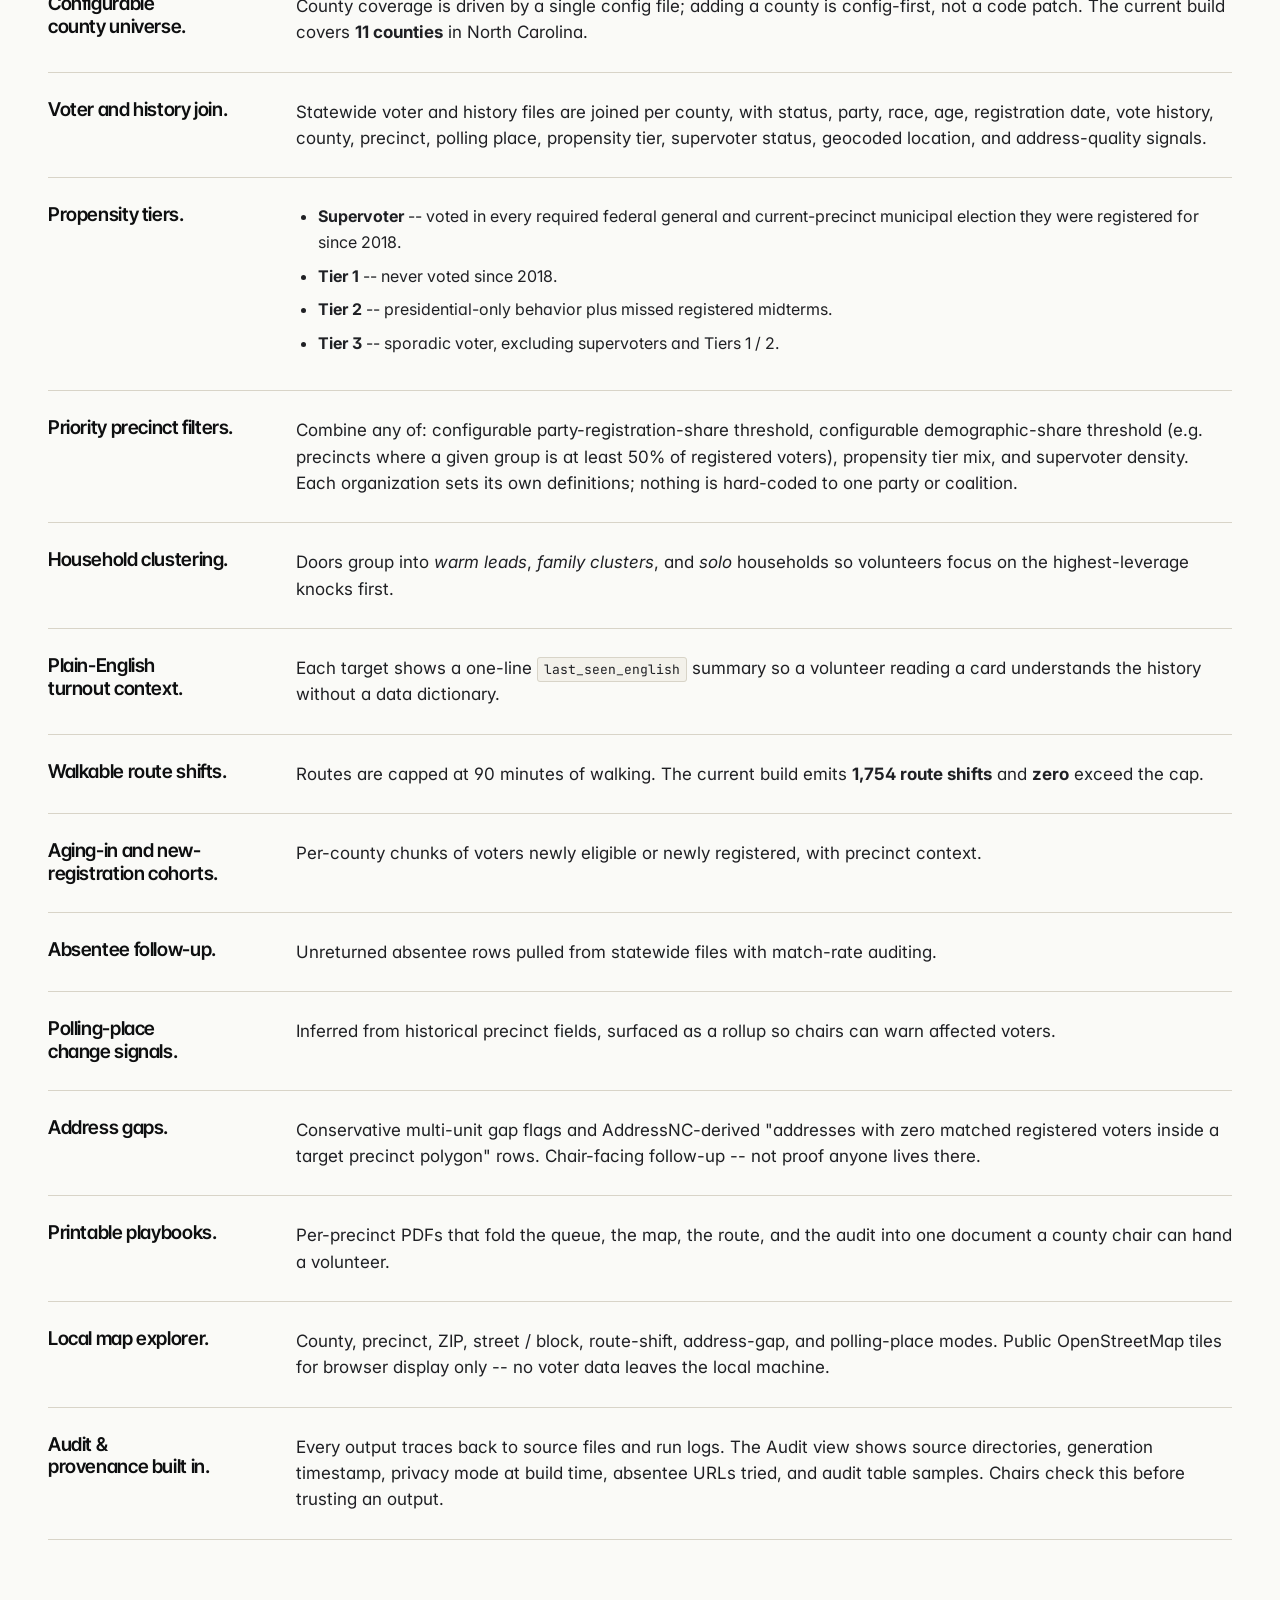
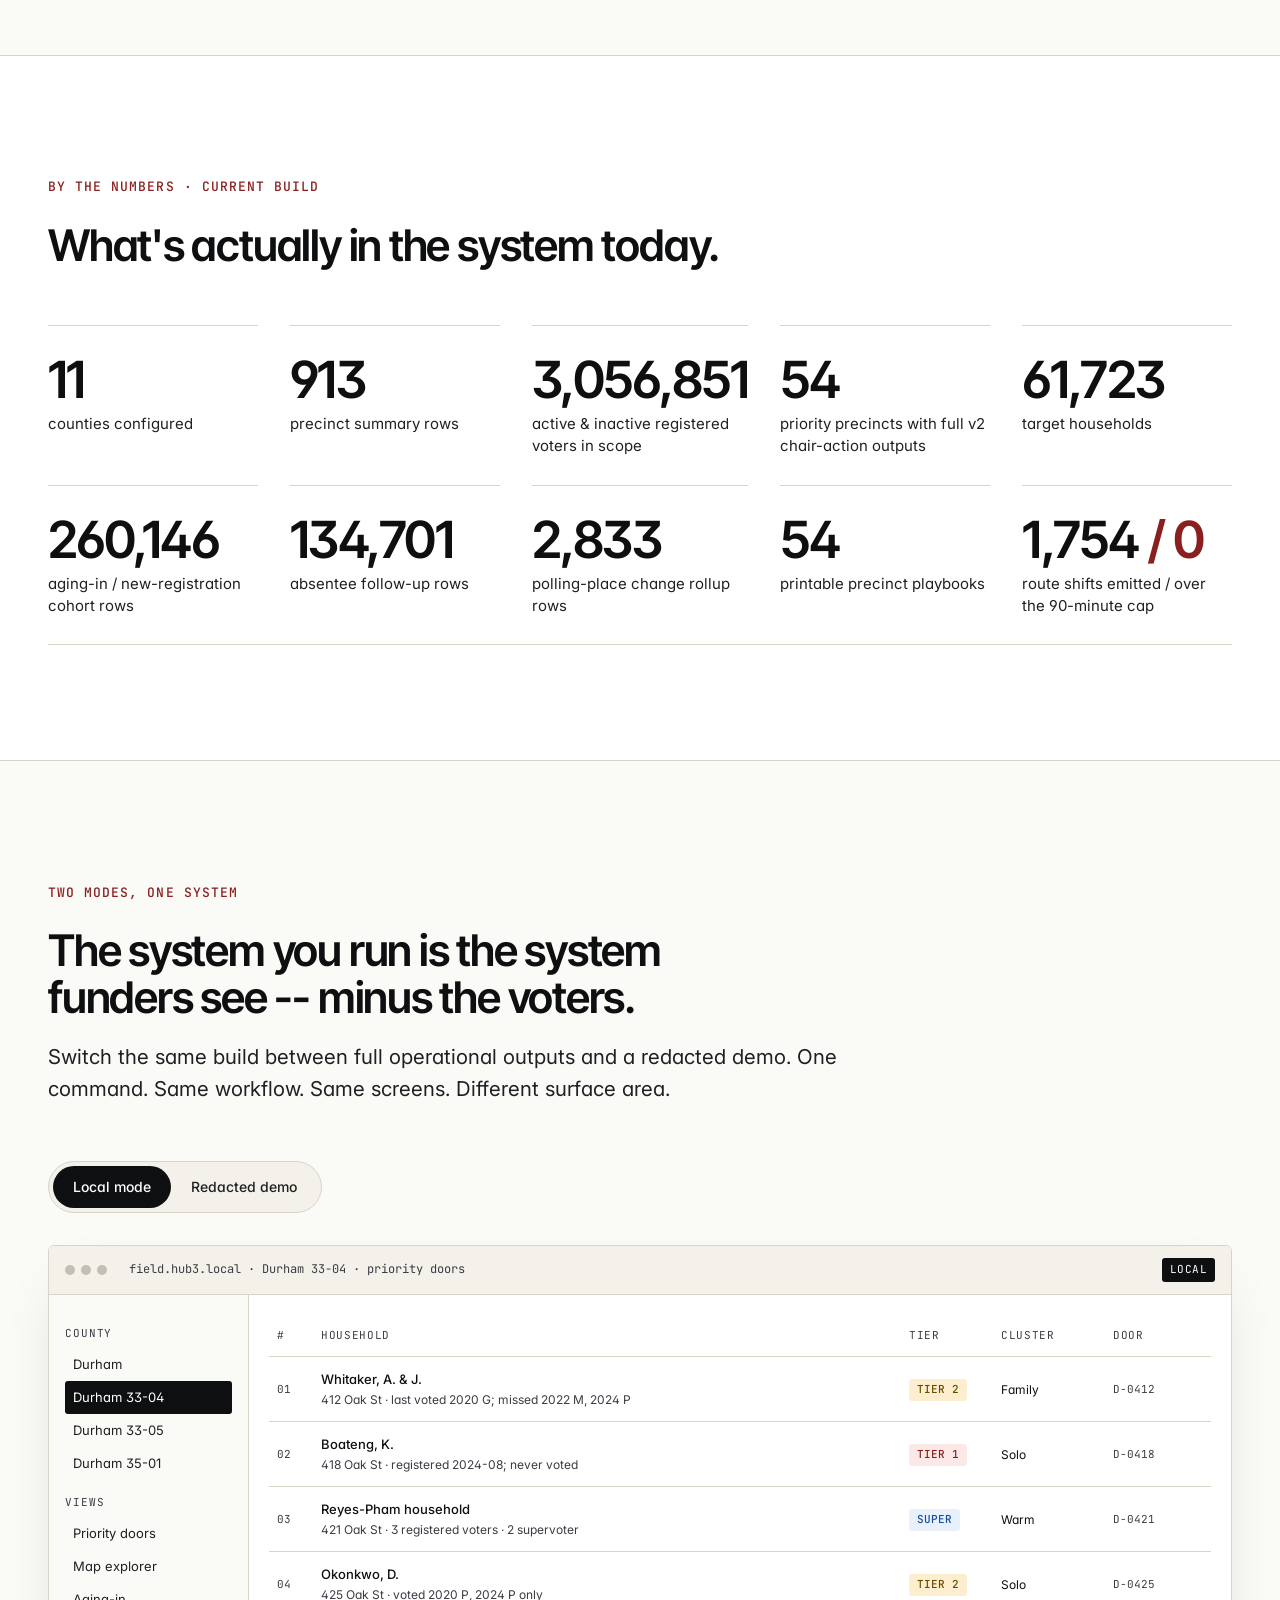
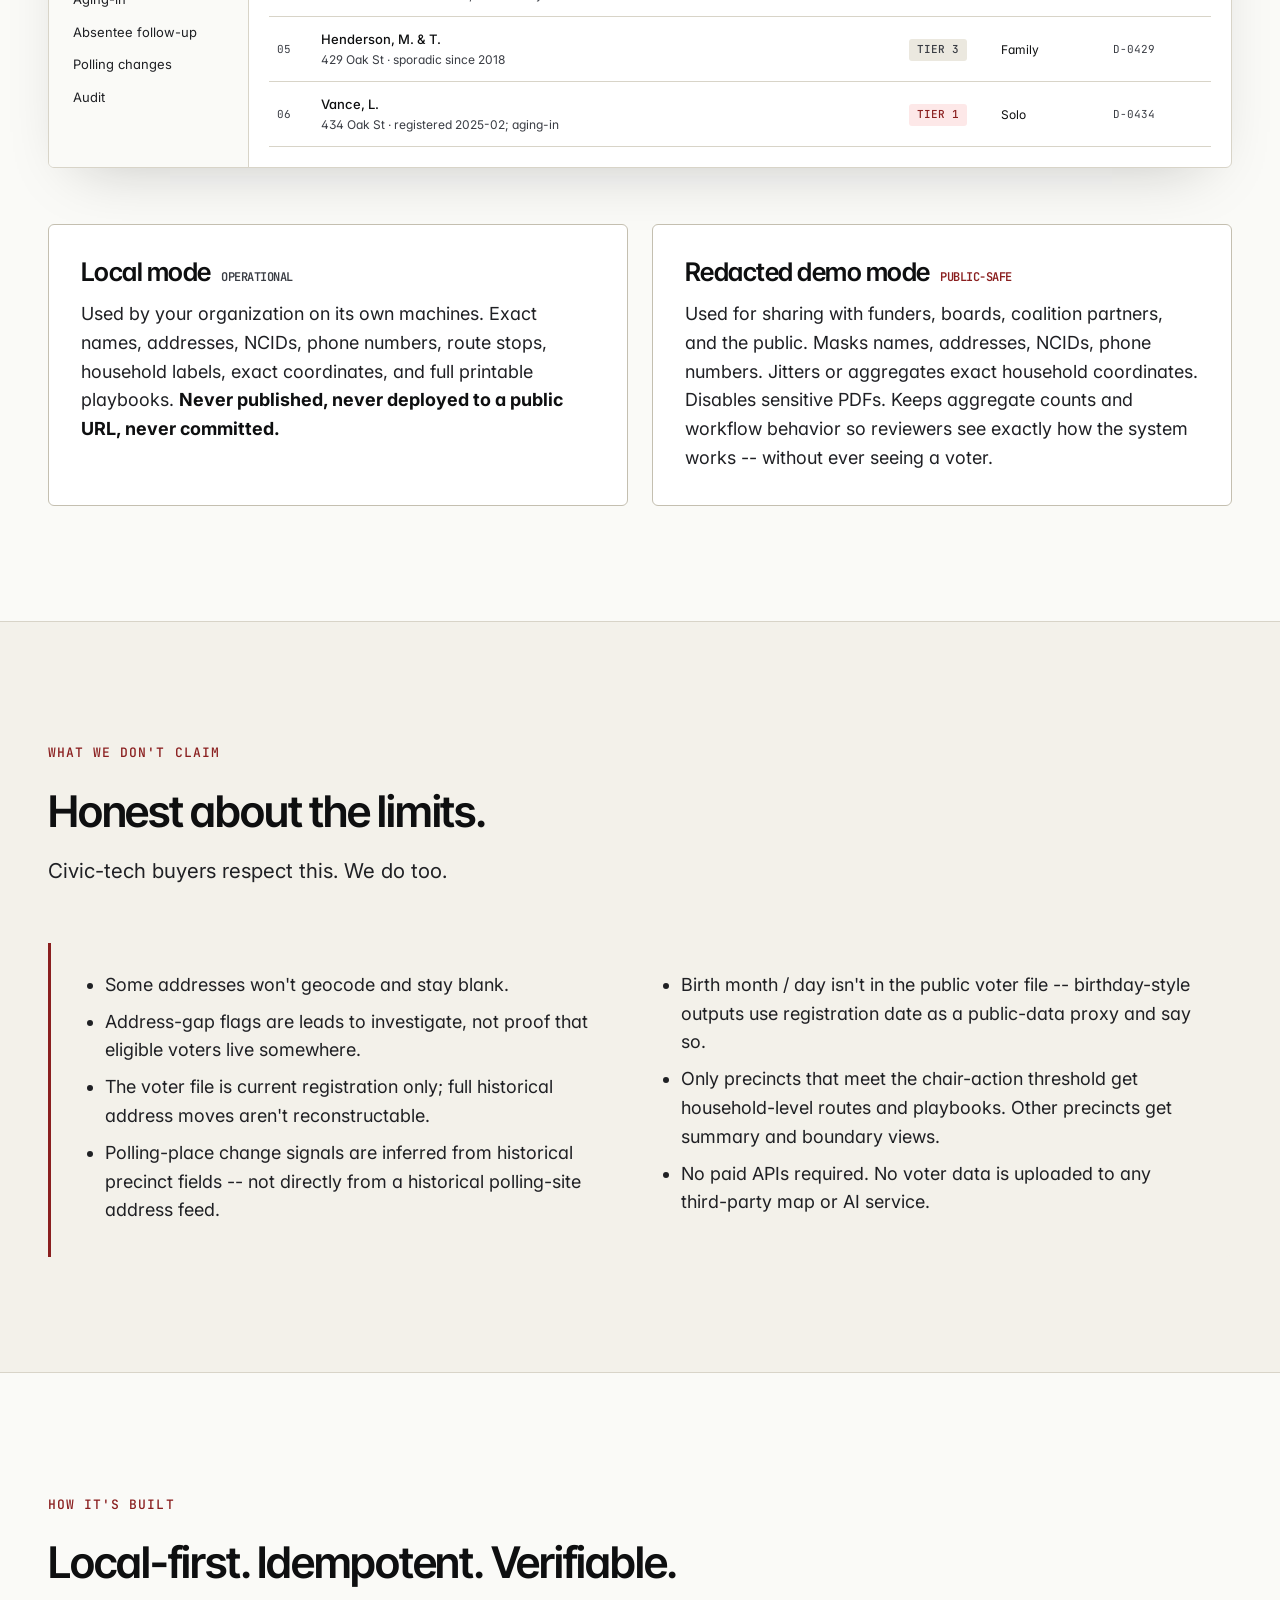
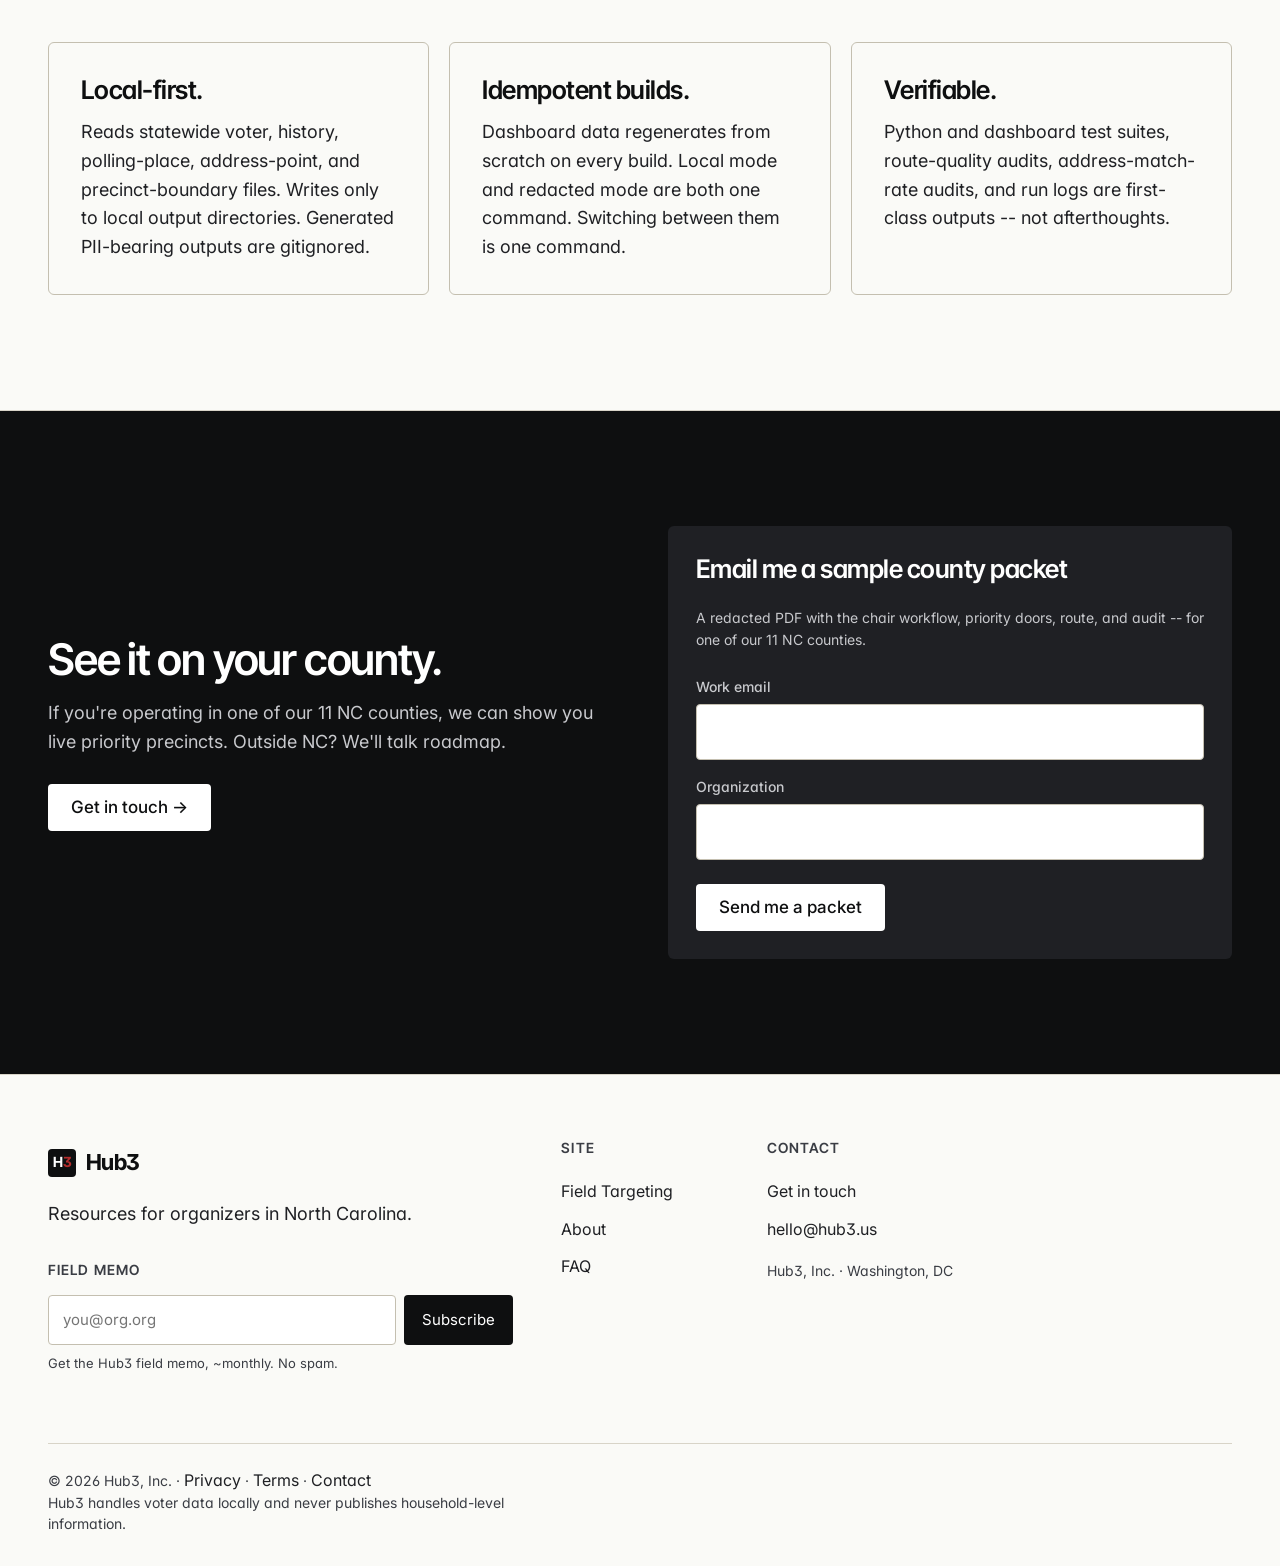
<file: field-targeting.html>
<!doctype html>
<html lang="en">
<head>
<meta charset="utf-8" />
<meta name="viewport" content="width=device-width, initial-scale=1" />
<title>Field Targeting System -- Hub3</title>
<meta name="description" content="A precinct-level data and dashboard platform that turns statewide voter files into operational outputs your chairs and field staff actually use." />
<link rel="preconnect" href="https://fonts.googleapis.com" />
<link rel="preconnect" href="https://fonts.gstatic.com" crossorigin />
<link href="https://fonts.googleapis.com/css2?family=Inter:wght@400;500;600&family=Inter+Tight:wght@500;600;700&family=JetBrains+Mono:wght@400;500&display=swap" rel="stylesheet" />
<link rel="stylesheet" href="styles.css" />
<style>
  /* page-specific */
  .fts-hero { padding: clamp(72px, 10vw, 140px) 0 64px; }
  .fts-hero .lead { font-size: clamp(20px, 1.7vw, 24px); max-width: 64ch; }
  .steps-strip {
    display: grid;
    grid-template-columns: repeat(5, 1fr);
    gap: 0;
    background: var(--line);
    border: 1px solid var(--line);
    border-radius: 6px;
    overflow: hidden;
    position: relative;
  }
  .steps-strip > .step-card {
    border-radius: 0;
    border: 0;
    border-right: 1px solid var(--line);
    padding: 32px 28px;
  }
  .steps-strip > .step-card:last-child { border-right: 0; }
  @media (max-width: 980px) {
    .steps-strip { grid-template-columns: repeat(2, 1fr); }
    .steps-strip > .step-card { border-bottom: 1px solid var(--line); }
  }
  @media (max-width: 540px) {
    .steps-strip { grid-template-columns: 1fr; }
  }
  /* stats grid */
  .stats-grid {
    display: grid;
    grid-template-columns: repeat(5, 1fr);
    gap: 0 32px;
    border-bottom: 1px solid var(--line);
  }
  .stats-grid .stat { border-top: 1px solid var(--line); padding: 28px 0; }
  @media (max-width: 880px) { .stats-grid { grid-template-columns: repeat(2, 1fr); } }
  @media (max-width: 480px) { .stats-grid { grid-template-columns: 1fr; } }

  /* toggle for modes */
  .mode-toggle {
    display: inline-flex;
    background: var(--bg-2);
    border: 1px solid var(--line);
    border-radius: 999px;
    padding: 4px;
    margin-bottom: 32px;
  }
  .mode-toggle button {
    border: 0;
    background: transparent;
    padding: 10px 20px;
    border-radius: 999px;
    font: inherit;
    font-size: 14px;
    cursor: pointer;
    color: var(--ink-2);
    font-weight: 500;
  }
  .mode-toggle button.active { background: var(--ink); color: #fff; }
  .mode-toggle button.active.redacted { background: var(--red); }

  .mode-screen { display: none; }
  .mode-screen.active { display: block; }

  /* dashboard mock */
  .dash-mock {
    display: grid;
    grid-template-columns: 200px 1fr;
    min-height: 380px;
  }
  .dash-side {
    background: var(--bg);
    border-right: 1px solid var(--line);
    padding: 16px;
    font-size: 13px;
  }
  .dash-side .group-title {
    font-family: "JetBrains Mono", monospace;
    font-size: 11px;
    text-transform: uppercase;
    letter-spacing: 0.08em;
    color: var(--ink-3);
    margin: 14px 0 6px;
  }
  .dash-side a {
    display: block;
    padding: 6px 8px;
    border-radius: 3px;
    color: var(--ink-2);
    text-decoration: none;
    font-size: 13px;
  }
  .dash-side a.current { background: var(--ink); color: #fff; }
  .dash-main { padding: 20px; }
  .dash-row {
    display: grid;
    grid-template-columns: 32px 1fr 80px 100px 90px;
    gap: 12px;
    padding: 12px 8px;
    border-bottom: 1px solid var(--line);
    font-size: 13px;
    align-items: center;
  }
  .dash-row.h { font-family: "JetBrains Mono", monospace; font-size: 11px; text-transform: uppercase; color: var(--ink-3); letter-spacing: 0.06em; }
  .dash-row .tier { display: inline-block; padding: 2px 8px; border-radius: 3px; font-size: 11px; font-weight: 500; font-family: "JetBrains Mono", monospace; }
  .tier-s { background: #e8f0fc; color: var(--blue-deep); }
  .tier-1 { background: #fde8e8; color: var(--red); }
  .tier-2 { background: #fdeed0; color: #6b4a00; }
  .tier-3 { background: #ebe8df; color: var(--ink-3); }
  .dash-row .doorid { font-family: "JetBrains Mono", monospace; font-size: 11px; color: var(--ink-3); }
  .dash-row .redact { background: linear-gradient(transparent 45%, rgba(138,31,31,0.18) 45%, rgba(138,31,31,0.18) 55%, transparent 55%); color: transparent; user-select: none; }
  .dash-row .name { font-weight: 500; }
  @media (max-width: 720px) {
    .dash-mock { grid-template-columns: 1fr; }
    .dash-side { display: none; }
    .dash-row { grid-template-columns: 24px 1fr 60px; }
    .dash-row > :nth-child(4), .dash-row > :nth-child(5) { display: none; }
  }

  .built-cards { display: grid; grid-template-columns: repeat(3, 1fr); gap: 20px; }
  @media (max-width: 880px) { .built-cards { grid-template-columns: 1fr; } }
</style>
</head>
<body data-screen-label="03 Field Targeting">

<nav class="nav">
  <div class="nav-inner">
    <a href="index.html" class="brand"><span class="brand-mark">H<span class="dot">3</span></span> Hub3</a>
    <div class="nav-links">
      <a href="field-targeting.html" class="current">Field Targeting</a>
      <a href="about.html">About</a>
      <a href="faq.html">FAQ</a>
      <a href="lets-talk.html" class="nav-cta">Get in touch</a>
    </div>
    <button class="nav-burger" data-burger aria-label="Open menu"><svg width="22" height="22" viewBox="0 0 24 24" fill="none" stroke="currentColor" stroke-width="2"><path d="M3 6h18M3 12h18M3 18h18"/></svg></button>
  </div>
  <div class="mobile-menu">
    <a href="field-targeting.html">Field Targeting</a>
    <a href="about.html">About</a>
    <a href="faq.html">FAQ</a>
    <a href="lets-talk.html">Get in touch →</a>
  </div>
</nav>

<!-- ============ HERO ============ -->
<section class="fts-hero">
  <div class="container">
    <span class="eyebrow">Hub3 · product</span>
    <h1 style="margin-top: 18px;">The Field Targeting System.</h1>
    <p class="lead" style="margin-top: 28px;">A precinct-level data and dashboard platform. The statewide voter file, voter history, polling places, address points, and precinct boundaries -- joined into operational outputs chairs and field staff use. This is what we have; let us know if you want it.</p>
    <div class="hero-ctas">
      <a href="lets-talk.html" class="btn btn-primary">Get in touch <svg class="arrow" viewBox="0 0 24 24" fill="none" stroke="currentColor" stroke-width="2"><path d="M5 12h14M13 5l7 7-7 7"/></svg></a>
      <a href="lets-talk.html?interest=sample" class="btn btn-secondary">See a sample county</a>
    </div>
  </div>
</section>

<!-- ============ CHAIR WORKFLOW ============ -->
<section class="alt">
  <div class="container">
    <div class="section-head">
      <span class="eyebrow">Chair workflow</span>
      <h2 style="margin-top: 12px;">What a chair does in the dashboard.</h2>
      <p class="lead" style="margin-top: 20px;">Five steps. No data dictionary required. The chair is the user.</p>
    </div>
    <div class="steps-strip">
      <div class="step-card">
        <div class="num">STEP 01</div>
        <h3>Pick a county and precinct.</h3>
        <p>Open the precinct view for the county you're working today.</p>
      </div>
      <div class="step-card">
        <div class="num">STEP 02</div>
        <h3>Review priority doors.</h3>
        <p>Scan the prioritized household list with plain-English turnout context.</p>
      </div>
      <div class="step-card">
        <div class="num">STEP 03</div>
        <h3>Open a map and route the shift.</h3>
        <p>Drop into the map explorer and route a walkable shift under 90 minutes.</p>
      </div>
      <div class="step-card">
        <div class="num">STEP 04</div>
        <h3>Print or open the playbook.</h3>
        <p>Generate the per-precinct PDF -- queue, map, route, and audit in one document.</p>
      </div>
      <div class="step-card">
        <div class="num">STEP 05</div>
        <h3>Check gaps and provenance.</h3>
        <p>Confirm address gaps, new voters, and source files before going out.</p>
      </div>
    </div>
  </div>
</section>

<!-- ============ WHAT'S IN THE BOX ============ -->
<section>
  <div class="container">
    <div class="section-head">
      <span class="eyebrow">What's in the box</span>
      <h2 style="margin-top: 12px;">Built for chairs. Honest about the data.</h2>
    </div>

    <div class="feature-item">
      <h3>Configurable county universe.</h3>
      <div>
        <p>County coverage is driven by a single config file; adding a county is config-first, not a code patch. The current build covers <strong>11 counties</strong> in North Carolina.</p>
      </div>
    </div>
    <div class="feature-item">
      <h3>Voter and history join.</h3>
      <div>
        <p>Statewide voter and history files are joined per county, with status, party, race, age, registration date, vote history, county, precinct, polling place, propensity tier, supervoter status, geocoded location, and address-quality signals.</p>
      </div>
    </div>
    <div class="feature-item">
      <h3>Propensity tiers.</h3>
      <div>
        <ul class="tight" style="margin: 0;">
          <li><strong>Supervoter</strong> -- voted in every required federal general and current-precinct municipal election they were registered for since 2018.</li>
          <li><strong>Tier 1</strong> -- never voted since 2018.</li>
          <li><strong>Tier 2</strong> -- presidential-only behavior plus missed registered midterms.</li>
          <li><strong>Tier 3</strong> -- sporadic voter, excluding supervoters and Tiers 1 / 2.</li>
        </ul>
      </div>
    </div>
    <div class="feature-item">
      <h3>Priority precinct filters.</h3>
      <div>
        <p>Combine any of: configurable party-registration-share threshold, configurable demographic-share threshold (e.g. precincts where a given group is at least 50% of registered voters), propensity tier mix, and supervoter density. Each organization sets its own definitions; nothing is hard-coded to one party or coalition.</p>
      </div>
    </div>
    <div class="feature-item">
      <h3>Household clustering.</h3>
      <div>
        <p>Doors group into <em>warm leads</em>, <em>family clusters</em>, and <em>solo</em> households so volunteers focus on the highest-leverage knocks first.</p>
      </div>
    </div>
    <div class="feature-item">
      <h3>Plain-English turnout context.</h3>
      <div>
        <p>Each target shows a one-line <span class="kbd">last_seen_english</span> summary so a volunteer reading a card understands the history without a data dictionary.</p>
      </div>
    </div>
    <div class="feature-item">
      <h3>Walkable route shifts.</h3>
      <div>
        <p>Routes are capped at 90 minutes of walking. The current build emits <strong>1,754 route shifts</strong> and <strong>zero</strong> exceed the cap.</p>
      </div>
    </div>
    <div class="feature-item">
      <h3>Aging-in and new-registration cohorts.</h3>
      <div>
        <p>Per-county chunks of voters newly eligible or newly registered, with precinct context.</p>
      </div>
    </div>
    <div class="feature-item">
      <h3>Absentee follow-up.</h3>
      <div>
        <p>Unreturned absentee rows pulled from statewide files with match-rate auditing.</p>
      </div>
    </div>
    <div class="feature-item">
      <h3>Polling-place change signals.</h3>
      <div>
        <p>Inferred from historical precinct fields, surfaced as a rollup so chairs can warn affected voters.</p>
      </div>
    </div>
    <div class="feature-item">
      <h3>Address gaps.</h3>
      <div>
        <p>Conservative multi-unit gap flags and AddressNC-derived "addresses with zero matched registered voters inside a target precinct polygon" rows. Chair-facing follow-up -- not proof anyone lives there.</p>
      </div>
    </div>
    <div class="feature-item">
      <h3>Printable playbooks.</h3>
      <div>
        <p>Per-precinct PDFs that fold the queue, the map, the route, and the audit into one document a county chair can hand a volunteer.</p>
      </div>
    </div>
    <div class="feature-item">
      <h3>Local map explorer.</h3>
      <div>
        <p>County, precinct, ZIP, street / block, route-shift, address-gap, and polling-place modes. Public OpenStreetMap tiles for browser display only -- no voter data leaves the local machine.</p>
      </div>
    </div>
    <div class="feature-item">
      <h3>Audit & provenance built in.</h3>
      <div>
        <p>Every output traces back to source files and run logs. The Audit view shows source directories, generation timestamp, privacy mode at build time, absentee URLs tried, and audit table samples. Chairs check this before trusting an output.</p>
      </div>
    </div>
  </div>
</section>

<!-- ============ BY THE NUMBERS ============ -->
<section class="alt">
  <div class="container">
    <div class="section-head">
      <span class="eyebrow">By the numbers · current build</span>
      <h2 style="margin-top: 12px;">What's actually in the system today.</h2>
    </div>
    <div class="stats-grid">
      <div class="stat"><div class="num">11</div><div class="label">counties configured</div></div>
      <div class="stat"><div class="num">913</div><div class="label">precinct summary rows</div></div>
      <div class="stat"><div class="num">3,056,851</div><div class="label">active &amp; inactive registered voters in scope</div></div>
      <div class="stat"><div class="num">54</div><div class="label">priority precincts with full v2 chair-action outputs</div></div>
      <div class="stat"><div class="num">61,723</div><div class="label">target households</div></div>
      <div class="stat"><div class="num">260,146</div><div class="label">aging-in / new-registration cohort rows</div></div>
      <div class="stat"><div class="num">134,701</div><div class="label">absentee follow-up rows</div></div>
      <div class="stat"><div class="num">2,833</div><div class="label">polling-place change rollup rows</div></div>
      <div class="stat"><div class="num">54</div><div class="label">printable precinct playbooks</div></div>
      <div class="stat"><div class="num">1,754<span style="color: var(--red);"> / 0</span></div><div class="label">route shifts emitted / over the 90-minute cap</div></div>
    </div>
  </div>
</section>

<!-- ============ TWO MODES ============ -->
<section>
  <div class="container">
    <div class="section-head">
      <span class="eyebrow">Two modes, one system</span>
      <h2 style="margin-top: 12px;">The system you run is the system funders see -- minus the voters.</h2>
      <p class="lead" style="margin-top: 20px;">Switch the same build between full operational outputs and a redacted demo. One command. Same workflow. Same screens. Different surface area.</p>
    </div>

    <!-- Mode toggle controlling the dashboard mock -->
    <div class="mode-toggle" role="tablist" aria-label="Mode">
      <button class="active" data-mode="local" role="tab">Local mode</button>
      <button data-mode="redacted" role="tab">Redacted demo</button>
    </div>

    <div class="dash-frame">
      <div class="dash-bar">
        <div class="dots"><span></span><span></span><span></span></div>
        <span id="dash-url">field.hub3.local · Durham 33-04 · priority doors</span>
        <span class="badge" id="dash-badge">LOCAL</span>
      </div>
      <div class="dash-mock">
        <aside class="dash-side">
          <div class="group-title">County</div>
          <a href="#">Durham</a>
          <a href="#" class="current">Durham 33-04</a>
          <a href="#">Durham 33-05</a>
          <a href="#">Durham 35-01</a>
          <div class="group-title">Views</div>
          <a href="#">Priority doors</a>
          <a href="#">Map explorer</a>
          <a href="#">Aging-in</a>
          <a href="#">Absentee follow-up</a>
          <a href="#">Polling changes</a>
          <a href="#">Audit</a>
        </aside>
        <div class="dash-main">
          <!-- Local screen -->
          <div class="mode-screen active" data-screen="local">
            <div class="dash-row h">
              <div>#</div><div>Household</div><div>Tier</div><div>Cluster</div><div>Door</div>
            </div>
            <div class="dash-row">
              <div class="doorid">01</div>
              <div><div class="name">Whitaker, A. &amp; J.</div><div class="muted" style="font-size:12px;">412 Oak St · last voted 2020 G; missed 2022 M, 2024 P</div></div>
              <div><span class="tier tier-2">TIER 2</span></div>
              <div style="font-size:12px;">Family</div>
              <div class="doorid">D-0412</div>
            </div>
            <div class="dash-row">
              <div class="doorid">02</div>
              <div><div class="name">Boateng, K.</div><div class="muted" style="font-size:12px;">418 Oak St · registered 2024-08; never voted</div></div>
              <div><span class="tier tier-1">TIER 1</span></div>
              <div style="font-size:12px;">Solo</div>
              <div class="doorid">D-0418</div>
            </div>
            <div class="dash-row">
              <div class="doorid">03</div>
              <div><div class="name">Reyes-Pham household</div><div class="muted" style="font-size:12px;">421 Oak St · 3 registered voters · 2 supervoter</div></div>
              <div><span class="tier tier-s">SUPER</span></div>
              <div style="font-size:12px;">Warm</div>
              <div class="doorid">D-0421</div>
            </div>
            <div class="dash-row">
              <div class="doorid">04</div>
              <div><div class="name">Okonkwo, D.</div><div class="muted" style="font-size:12px;">425 Oak St · voted 2020 P, 2024 P only</div></div>
              <div><span class="tier tier-2">TIER 2</span></div>
              <div style="font-size:12px;">Solo</div>
              <div class="doorid">D-0425</div>
            </div>
            <div class="dash-row">
              <div class="doorid">05</div>
              <div><div class="name">Henderson, M. &amp; T.</div><div class="muted" style="font-size:12px;">429 Oak St · sporadic since 2018</div></div>
              <div><span class="tier tier-3">TIER 3</span></div>
              <div style="font-size:12px;">Family</div>
              <div class="doorid">D-0429</div>
            </div>
            <div class="dash-row">
              <div class="doorid">06</div>
              <div><div class="name">Vance, L.</div><div class="muted" style="font-size:12px;">434 Oak St · registered 2025-02; aging-in</div></div>
              <div><span class="tier tier-1">TIER 1</span></div>
              <div style="font-size:12px;">Solo</div>
              <div class="doorid">D-0434</div>
            </div>
          </div>

          <!-- Redacted screen -->
          <div class="mode-screen" data-screen="redacted">
            <div class="dash-row h">
              <div>#</div><div>Household</div><div>Tier</div><div>Cluster</div><div>Door</div>
            </div>
            <div class="dash-row">
              <div class="doorid">01</div>
              <div><div class="name redact">Whitaker, A. &amp; J.</div><div class="muted" style="font-size:12px;">[address redacted] · last voted 2020 G; missed 2022 M, 2024 P</div></div>
              <div><span class="tier tier-2">TIER 2</span></div>
              <div style="font-size:12px;">Family</div>
              <div class="doorid">D-████</div>
            </div>
            <div class="dash-row">
              <div class="doorid">02</div>
              <div><div class="name redact">Boateng, K.</div><div class="muted" style="font-size:12px;">[address redacted] · registered 2024-08; never voted</div></div>
              <div><span class="tier tier-1">TIER 1</span></div>
              <div style="font-size:12px;">Solo</div>
              <div class="doorid">D-████</div>
            </div>
            <div class="dash-row">
              <div class="doorid">03</div>
              <div><div class="name redact">Reyes-Pham household</div><div class="muted" style="font-size:12px;">[address redacted] · 3 registered voters · 2 supervoter</div></div>
              <div><span class="tier tier-s">SUPER</span></div>
              <div style="font-size:12px;">Warm</div>
              <div class="doorid">D-████</div>
            </div>
            <div class="dash-row">
              <div class="doorid">04</div>
              <div><div class="name redact">Okonkwo, D.</div><div class="muted" style="font-size:12px;">[address redacted] · voted 2020 P, 2024 P only</div></div>
              <div><span class="tier tier-2">TIER 2</span></div>
              <div style="font-size:12px;">Solo</div>
              <div class="doorid">D-████</div>
            </div>
            <div class="dash-row">
              <div class="doorid">05</div>
              <div><div class="name redact">Henderson, M. &amp; T.</div><div class="muted" style="font-size:12px;">[address redacted] · sporadic since 2018</div></div>
              <div><span class="tier tier-3">TIER 3</span></div>
              <div style="font-size:12px;">Family</div>
              <div class="doorid">D-████</div>
            </div>
            <div class="dash-row">
              <div class="doorid">06</div>
              <div><div class="name redact">Vance, L.</div><div class="muted" style="font-size:12px;">[address redacted] · registered 2025-02; aging-in</div></div>
              <div><span class="tier tier-1">TIER 1</span></div>
              <div style="font-size:12px;">Solo</div>
              <div class="doorid">D-████</div>
            </div>
          </div>
        </div>
      </div>
    </div>

    <div class="grid grid-2" style="margin-top: 56px; gap: 24px;">
      <div class="card flat" style="background: #fff;">
        <h3>Local mode <span style="font-size:12px; font-family:'JetBrains Mono',monospace; color:var(--ink-3); margin-left:6px;">OPERATIONAL</span></h3>
        <p style="margin-top: 12px; color: var(--ink-2);">Used by your organization on its own machines. Exact names, addresses, NCIDs, phone numbers, route stops, household labels, exact coordinates, and full printable playbooks. <strong style="color: var(--ink);">Never published, never deployed to a public URL, never committed.</strong></p>
      </div>
      <div class="card flat" style="background: #fff;">
        <h3>Redacted demo mode <span style="font-size:12px; font-family:'JetBrains Mono',monospace; color:var(--red); margin-left:6px;">PUBLIC-SAFE</span></h3>
        <p style="margin-top: 12px; color: var(--ink-2);">Used for sharing with funders, boards, coalition partners, and the public. Masks names, addresses, NCIDs, phone numbers. Jitters or aggregates exact household coordinates. Disables sensitive PDFs. Keeps aggregate counts and workflow behavior so reviewers see exactly how the system works -- without ever seeing a voter.</p>
      </div>
    </div>
  </div>
</section>

<!-- ============ LIMITS / WHAT WE DON'T CLAIM ============ -->
<section class="tan">
  <div class="container">
    <div class="section-head">
      <span class="eyebrow">What we don't claim</span>
      <h2 style="margin-top: 12px;">Honest about the limits.</h2>
      <p class="lead" style="margin-top: 20px;">Civic-tech buyers respect this. We do too.</p>
    </div>
    <div class="callout">
      <ul class="limits-list tight" style="margin: 0; padding-left: 22px;">
        <li>Some addresses won't geocode and stay blank.</li>
        <li>Address-gap flags are leads to investigate, not proof that eligible voters live somewhere.</li>
        <li>The voter file is current registration only; full historical address moves aren't reconstructable.</li>
        <li>Polling-place change signals are inferred from historical precinct fields -- not directly from a historical polling-site address feed.</li>
        <li>Birth month / day isn't in the public voter file -- birthday-style outputs use registration date as a public-data proxy and say so.</li>
        <li>Only precincts that meet the chair-action threshold get household-level routes and playbooks. Other precincts get summary and boundary views.</li>
        <li>No paid APIs required. No voter data is uploaded to any third-party map or AI service.</li>
      </ul>
    </div>
  </div>
</section>

<!-- ============ HOW IT'S BUILT ============ -->
<section>
  <div class="container">
    <div class="section-head">
      <span class="eyebrow">How it's built</span>
      <h2 style="margin-top: 12px;">Local-first. Idempotent. Verifiable.</h2>
    </div>
    <div class="built-cards">
      <div class="card flat">
        <h3>Local-first.</h3>
        <p style="margin-top: 10px;">Reads statewide voter, history, polling-place, address-point, and precinct-boundary files. Writes only to local output directories. Generated PII-bearing outputs are gitignored.</p>
      </div>
      <div class="card flat">
        <h3>Idempotent builds.</h3>
        <p style="margin-top: 10px;">Dashboard data regenerates from scratch on every build. Local mode and redacted mode are both one command. Switching between them is one command.</p>
      </div>
      <div class="card flat">
        <h3>Verifiable.</h3>
        <p style="margin-top: 10px;">Python and dashboard test suites, route-quality audits, address-match-rate audits, and run logs are first-class outputs -- not afterthoughts.</p>
      </div>
    </div>
  </div>
</section>

<!-- ============ CLOSER ============ -->
<section class="dark">
  <div class="container">
    <div class="grid grid-12" style="gap: 56px; align-items: center;">
      <div style="grid-column: span 6;">
        <h2>See it on your county.</h2>
        <p style="color: #c8c9cd; margin-top: 16px; max-width: 50ch;">If you're operating in one of our 11 NC counties, we can show you live priority precincts. Outside NC? We'll talk roadmap.</p>
        <p style="margin-top: 28px;"><a href="lets-talk.html" class="btn btn-primary" style="background: #fff; color: var(--ink);">Get in touch →</a></p>
      </div>
      <div style="grid-column: span 6;">
        <form class="form-grid" data-form data-mailto-subject="Hub3 -- sample county packet" style="max-width: none; background: var(--ink-2); padding: 28px; border-radius: 6px;">
          <h3 style="color: #fff; margin-bottom: 6px;">Email me a sample county packet</h3>
          <p style="color: #c8c9cd; font-size: 14px; margin: 0 0 8px;">A redacted PDF with the chair workflow, priority doors, route, and audit -- for one of our 11 NC counties.</p>
          <div class="form-row">
            <label for="p-email" style="color: #c8c9cd;">Work email</label>
            <input id="p-email" type="email" required />
          </div>
          <div class="form-row">
            <label for="p-org" style="color: #c8c9cd;">Organization</label>
            <input id="p-org" type="text" required />
          </div>
          <div class="form-actions">
            <button type="submit" class="btn btn-primary" style="background: #fff; color: var(--ink);">Send me a packet</button>
            <span class="form-status" data-form-status style="color:#8be0a0;"></span>
          </div>
        </form>
      </div>
    </div>
  </div>
</section>

<footer>
  <div class="container">
    <div class="grid grid-12" style="gap: 48px;">
      <div style="grid-column: span 5;">
        <a href="index.html" class="brand"><span class="brand-mark">H<span class="dot">3</span></span> Hub3</a>
        <p style="margin-top: 14px; color: var(--ink-2); max-width: 36ch;">Resources for organizers in North Carolina.</p>
        <h4 style="margin-top: 32px;">Field memo</h4>
        <form class="signup" data-signup>
          <input type="email" placeholder="you@org.org" required aria-label="Email address" />
          <button type="submit">Subscribe</button>
        </form>
        <p class="signup-note">Get the Hub3 field memo, ~monthly. No spam.</p>
      </div>
      <div style="grid-column: span 2;">
        <h4>Site</h4>
        <a href="field-targeting.html">Field Targeting</a>
        <a href="about.html">About</a>
        <a href="faq.html">FAQ</a>
      </div>
      <div style="grid-column: span 3;">
        <h4>Contact</h4>
        <a href="lets-talk.html">Get in touch</a>
        <a href="mailto:hello@hub3.us">hello@hub3.us</a>
        <p style="font-size: 14px; color: var(--ink-3); margin-top: 12px;">Hub3, Inc. · Washington, DC</p>
      </div>
    </div>
    <div class="foot-bottom">
      <div class="privacy-note">© 2026 Hub3, Inc. · <a href="#" style="display:inline; padding:0;">Privacy</a> · <a href="#" style="display:inline; padding:0;">Terms</a> · <a href="lets-talk.html" style="display:inline; padding:0;">Contact</a><br/>
      Hub3 handles voter data locally and never publishes household-level information.</div>
    </div>
  </div>
</footer>

<script src="site.js"></script>
<script>
  // Mode toggle for the dashboard mock
  document.querySelectorAll('.mode-toggle button').forEach((btn) => {
    btn.addEventListener('click', () => {
      const mode = btn.dataset.mode;
      document.querySelectorAll('.mode-toggle button').forEach((b) => {
        b.classList.toggle('active', b.dataset.mode === mode);
        b.classList.toggle('redacted', b.dataset.mode === 'redacted' && b.dataset.mode === mode);
      });
      document.querySelectorAll('.mode-screen').forEach((s) => {
        s.classList.toggle('active', s.dataset.screen === mode);
      });
      const badge = document.getElementById('dash-badge');
      const url = document.getElementById('dash-url');
      if (mode === 'redacted') {
        badge.textContent = 'REDACTED DEMO';
        badge.classList.add('redacted');
        url.textContent = 'demo.hub3.us · Durham 33-04 · priority doors';
      } else {
        badge.textContent = 'LOCAL';
        badge.classList.remove('redacted');
        url.textContent = 'field.hub3.local · Durham 33-04 · priority doors';
      }
    });
  });
</script>
</body>
</html>
</file>
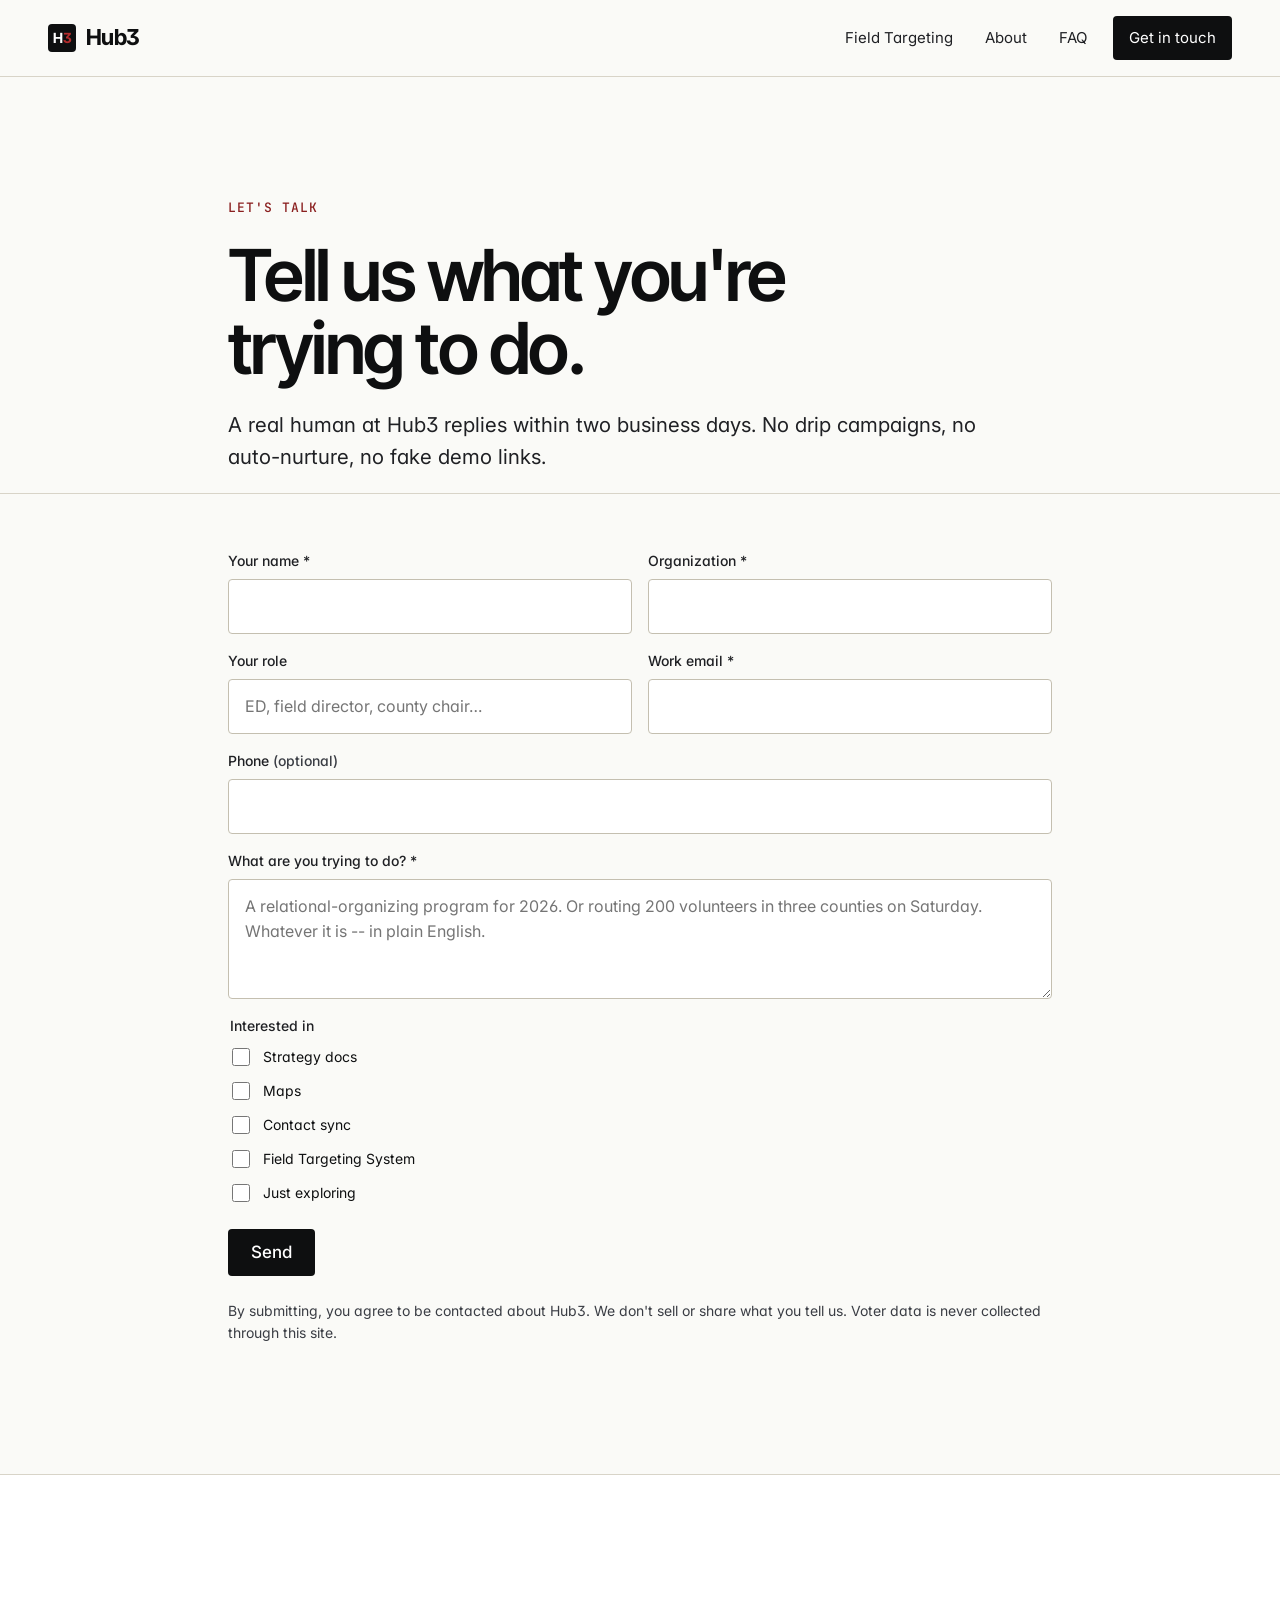
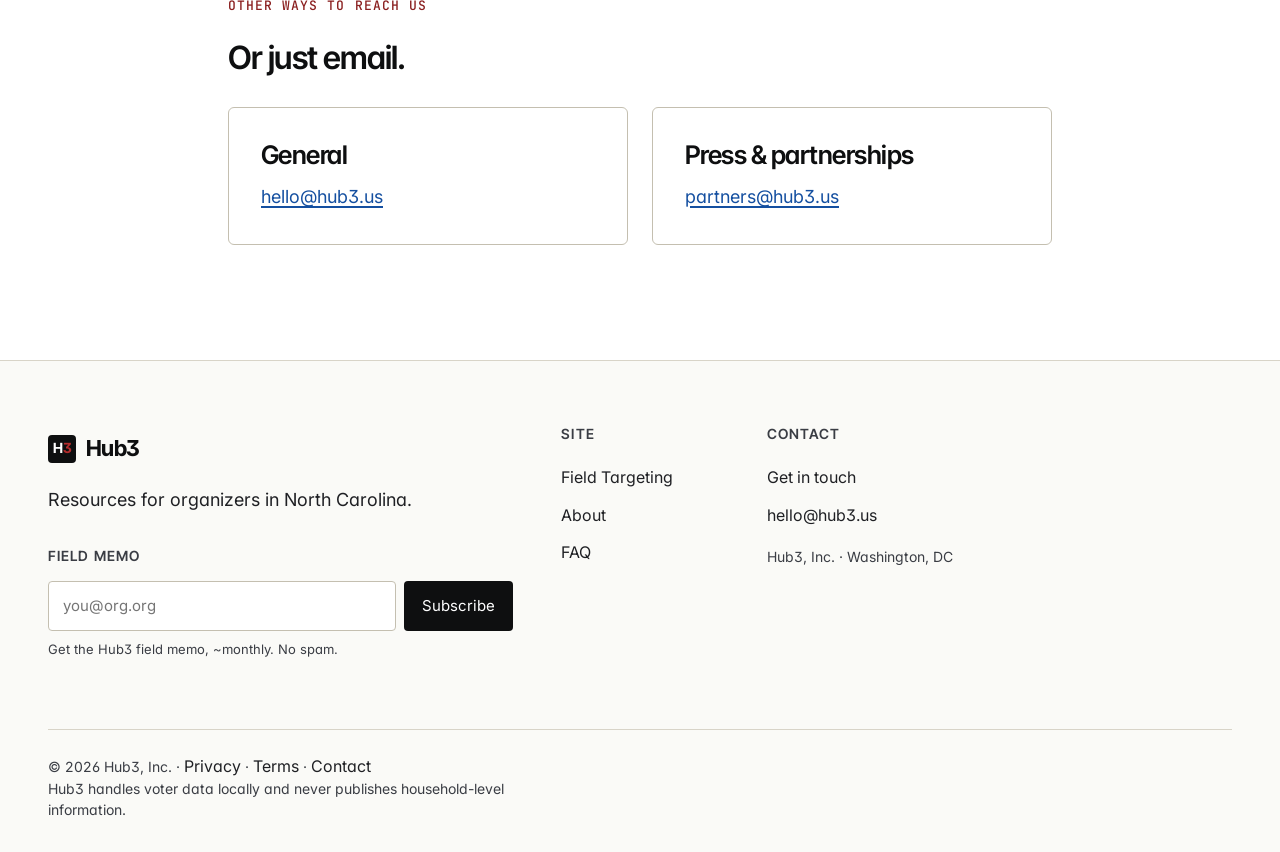
<file: lets-talk.html>
<!doctype html>
<html lang="en">
<head>
<meta charset="utf-8" />
<meta name="viewport" content="width=device-width, initial-scale=1" />
<title>Let's talk -- Hub3</title>
<meta name="description" content="Tell us what you're trying to do. A real human replies within two business days." />
<link rel="preconnect" href="https://fonts.googleapis.com" />
<link rel="preconnect" href="https://fonts.gstatic.com" crossorigin />
<link href="https://fonts.googleapis.com/css2?family=Inter:wght@400;500;600&family=Inter+Tight:wght@500;600;700&family=JetBrains+Mono:wght@400;500&display=swap" rel="stylesheet" />
<link rel="stylesheet" href="styles.css" />
</head>
<body data-screen-label="07 Let's Talk">

<nav class="nav">
  <div class="nav-inner">
    <a href="index.html" class="brand"><span class="brand-mark">H<span class="dot">3</span></span> Hub3</a>
    <div class="nav-links">
      <a href="field-targeting.html">Field Targeting</a>
      <a href="about.html">About</a>
      <a href="faq.html">FAQ</a>
      <a href="lets-talk.html" class="nav-cta">Get in touch</a>
    </div>
    <button class="nav-burger" data-burger aria-label="Open menu"><svg width="22" height="22" viewBox="0 0 24 24" fill="none" stroke="currentColor" stroke-width="2"><path d="M3 6h18M3 12h18M3 18h18"/></svg></button>
  </div>
  <div class="mobile-menu">
    <a href="field-targeting.html">Field Targeting</a>
    <a href="about.html">About</a>
    <a href="faq.html">FAQ</a>
    <a href="lets-talk.html">Get in touch →</a>
  </div>
</nav>

<section class="hero" style="padding-bottom: 0;">
  <div class="container narrow">
    <span class="eyebrow">Let's talk</span>
    <h1 style="margin-top: 18px;">Tell us what you're trying to do.</h1>
    <p class="lead" style="margin-top: 24px;">A real human at Hub3 replies within two business days. No drip campaigns, no auto-nurture, no fake demo links.</p>
  </div>
</section>

<section style="padding-top: 56px;">
  <div class="container narrow">
    <form class="form-grid" data-form data-mailto-subject="Hub3 -- lets-talk inquiry" style="max-width: none;">
      <div class="grid grid-2" style="gap: 16px;">
        <div class="form-row">
          <label for="name">Your name *</label>
          <input id="name" name="name" type="text" required autocomplete="name" />
        </div>
        <div class="form-row">
          <label for="org">Organization *</label>
          <input id="org" name="org" type="text" required />
        </div>
      </div>

      <div class="grid grid-2" style="gap: 16px;">
        <div class="form-row">
          <label for="role">Your role</label>
          <input id="role" name="role" type="text" placeholder="ED, field director, county chair…" />
        </div>
        <div class="form-row">
          <label for="email">Work email *</label>
          <input id="email" name="email" type="email" required autocomplete="email" />
        </div>
      </div>

      <div class="form-row">
        <label for="phone">Phone <span class="muted">(optional)</span></label>
        <input id="phone" name="phone" type="tel" autocomplete="tel" />
      </div>

      <div class="form-row">
        <label for="goal">What are you trying to do? *</label>
        <textarea id="goal" name="goal" required placeholder="A relational-organizing program for 2026. Or routing 200 volunteers in three counties on Saturday. Whatever it is -- in plain English."></textarea>
      </div>

      <fieldset class="form-row checkboxes" style="border: 0; padding: 0; margin: 0;">
        <legend style="font-size: 14px; font-weight: 500; color: var(--ink-2); margin-bottom: 8px;">Interested in</legend>
        <label><input type="checkbox" name="interest" value="strategy-docs" /> Strategy docs</label>
        <label><input type="checkbox" name="interest" value="maps" /> Maps</label>
        <label><input type="checkbox" name="interest" value="contact-sync" /> Contact sync</label>
        <label><input type="checkbox" name="interest" value="fts" /> Field Targeting System</label>
        <label><input type="checkbox" name="interest" value="exploring" /> Just exploring</label>
      </fieldset>

      <div class="form-actions">
        <button type="submit" class="btn btn-primary">Send</button>
        <span class="form-status" data-form-status></span>
      </div>

      <p class="muted" style="font-size: 14px; margin-top: 8px;">By submitting, you agree to be contacted about Hub3. We don't sell or share what you tell us. Voter data is never collected through this site.</p>
    </form>
  </div>
</section>

<!-- ============ ALT WAYS TO REACH US ============ -->
<section class="alt">
  <div class="container narrow">
    <div class="section-head" style="margin-bottom: 32px;">
      <span class="eyebrow">Other ways to reach us</span>
      <h2 style="margin-top: 12px; font-size: 32px;">Or just email.</h2>
    </div>
    <div class="grid grid-2" style="gap: 24px;">
      <div class="card flat" style="background: #fff;">
        <h3>General</h3>
        <p style="margin-top: 10px;"><a href="mailto:hello@hub3.us">hello@hub3.us</a></p>
      </div>
      <div class="card flat" style="background: #fff;">
        <h3>Press &amp; partnerships</h3>
        <p style="margin-top: 10px;"><a href="mailto:partners@hub3.us">partners@hub3.us</a></p>
      </div>
    </div>
  </div>
</section>

<footer>
  <div class="container">
    <div class="grid grid-12" style="gap: 48px;">
      <div style="grid-column: span 5;">
        <a href="index.html" class="brand"><span class="brand-mark">H<span class="dot">3</span></span> Hub3</a>
        <p style="margin-top: 14px; color: var(--ink-2); max-width: 36ch;">Resources for organizers in North Carolina.</p>
        <h4 style="margin-top: 32px;">Field memo</h4>
        <form class="signup" data-signup>
          <input type="email" placeholder="you@org.org" required aria-label="Email address" />
          <button type="submit">Subscribe</button>
        </form>
        <p class="signup-note">Get the Hub3 field memo, ~monthly. No spam.</p>
      </div>
      <div style="grid-column: span 2;">
        <h4>Site</h4>
        <a href="field-targeting.html">Field Targeting</a>
        <a href="about.html">About</a>
        <a href="faq.html">FAQ</a>
      </div>
      <div style="grid-column: span 3;">
        <h4>Contact</h4>
        <a href="lets-talk.html">Get in touch</a>
        <a href="mailto:hello@hub3.us">hello@hub3.us</a>
        <p style="font-size: 14px; color: var(--ink-3); margin-top: 12px;">Hub3, Inc. · Washington, DC</p>
      </div>
    </div>
    <div class="foot-bottom">
      <div class="privacy-note">© 2026 Hub3, Inc. · <a href="#" style="display:inline; padding:0;">Privacy</a> · <a href="#" style="display:inline; padding:0;">Terms</a> · <a href="lets-talk.html" style="display:inline; padding:0;">Contact</a><br/>
      Hub3 handles voter data locally and never publishes household-level information.</div>
    </div>
  </div>
</footer>

<script src="site.js"></script>
</body>
</html>
</file>
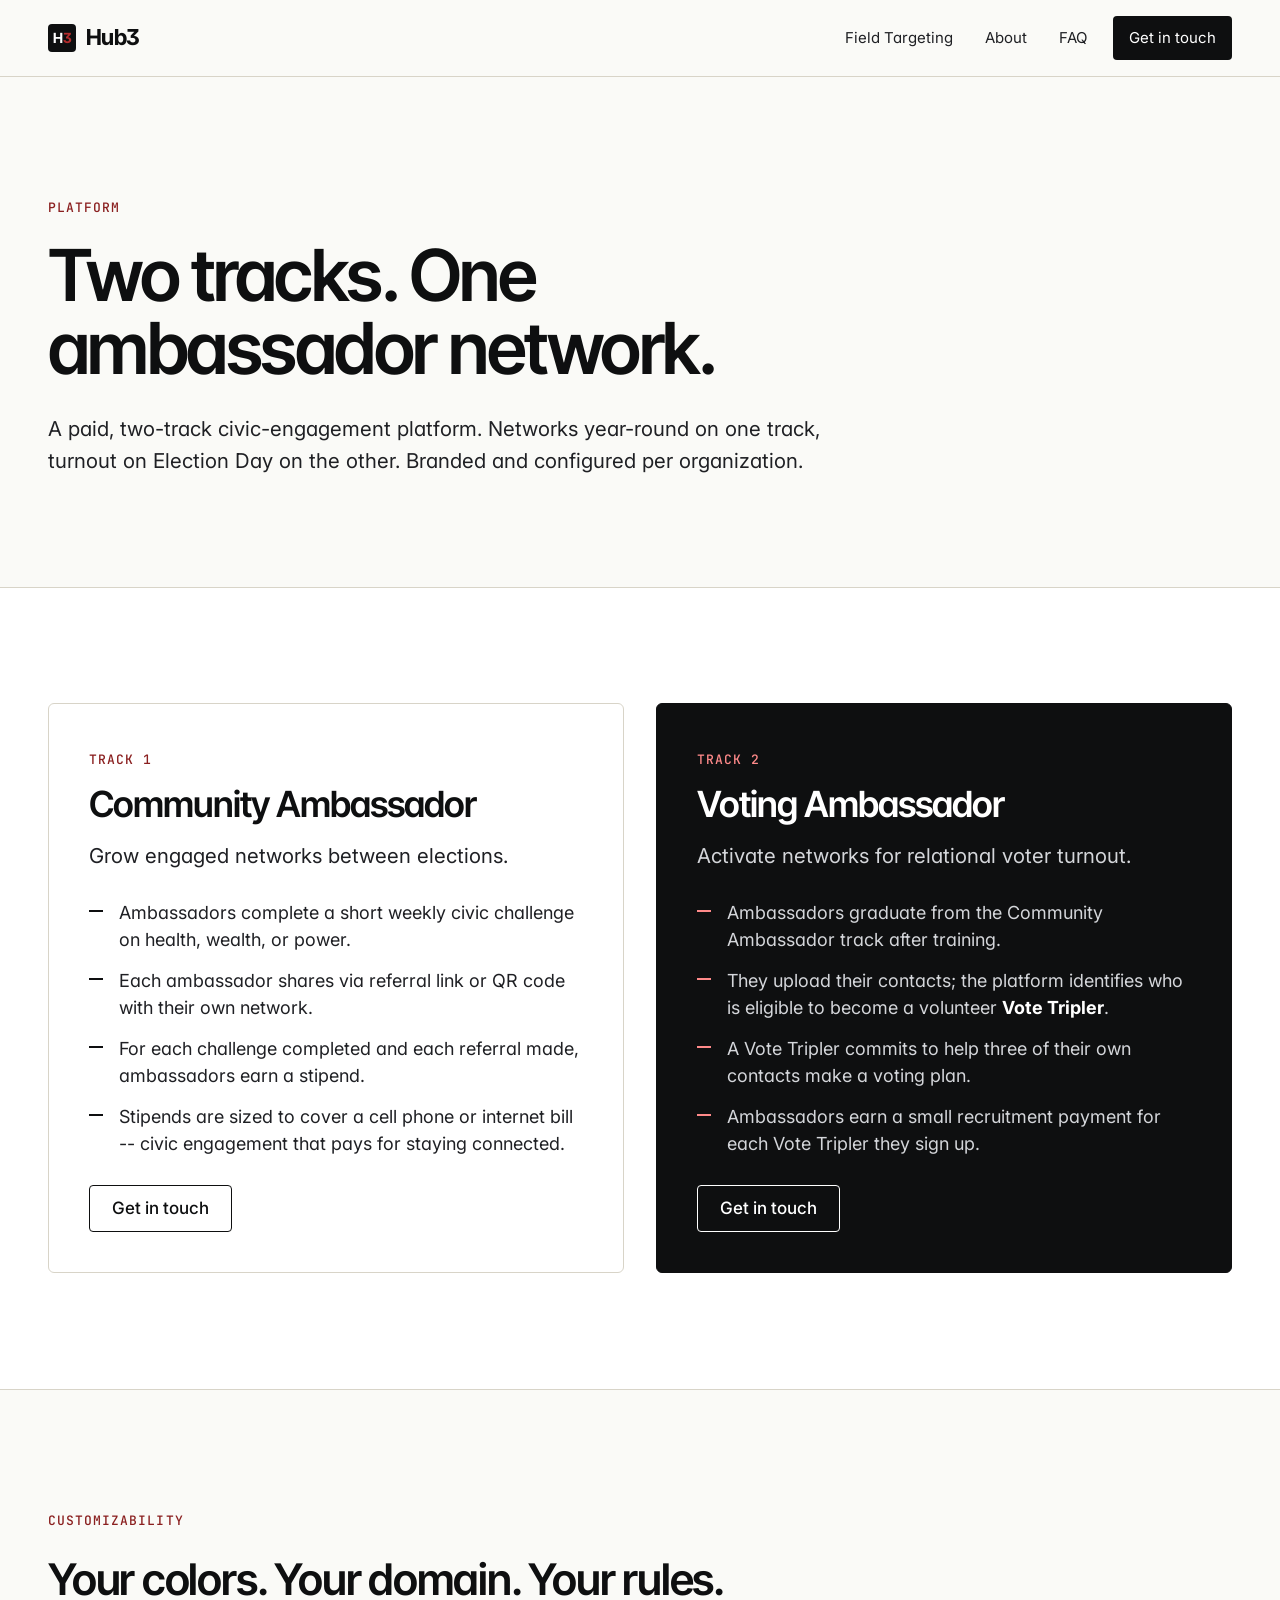
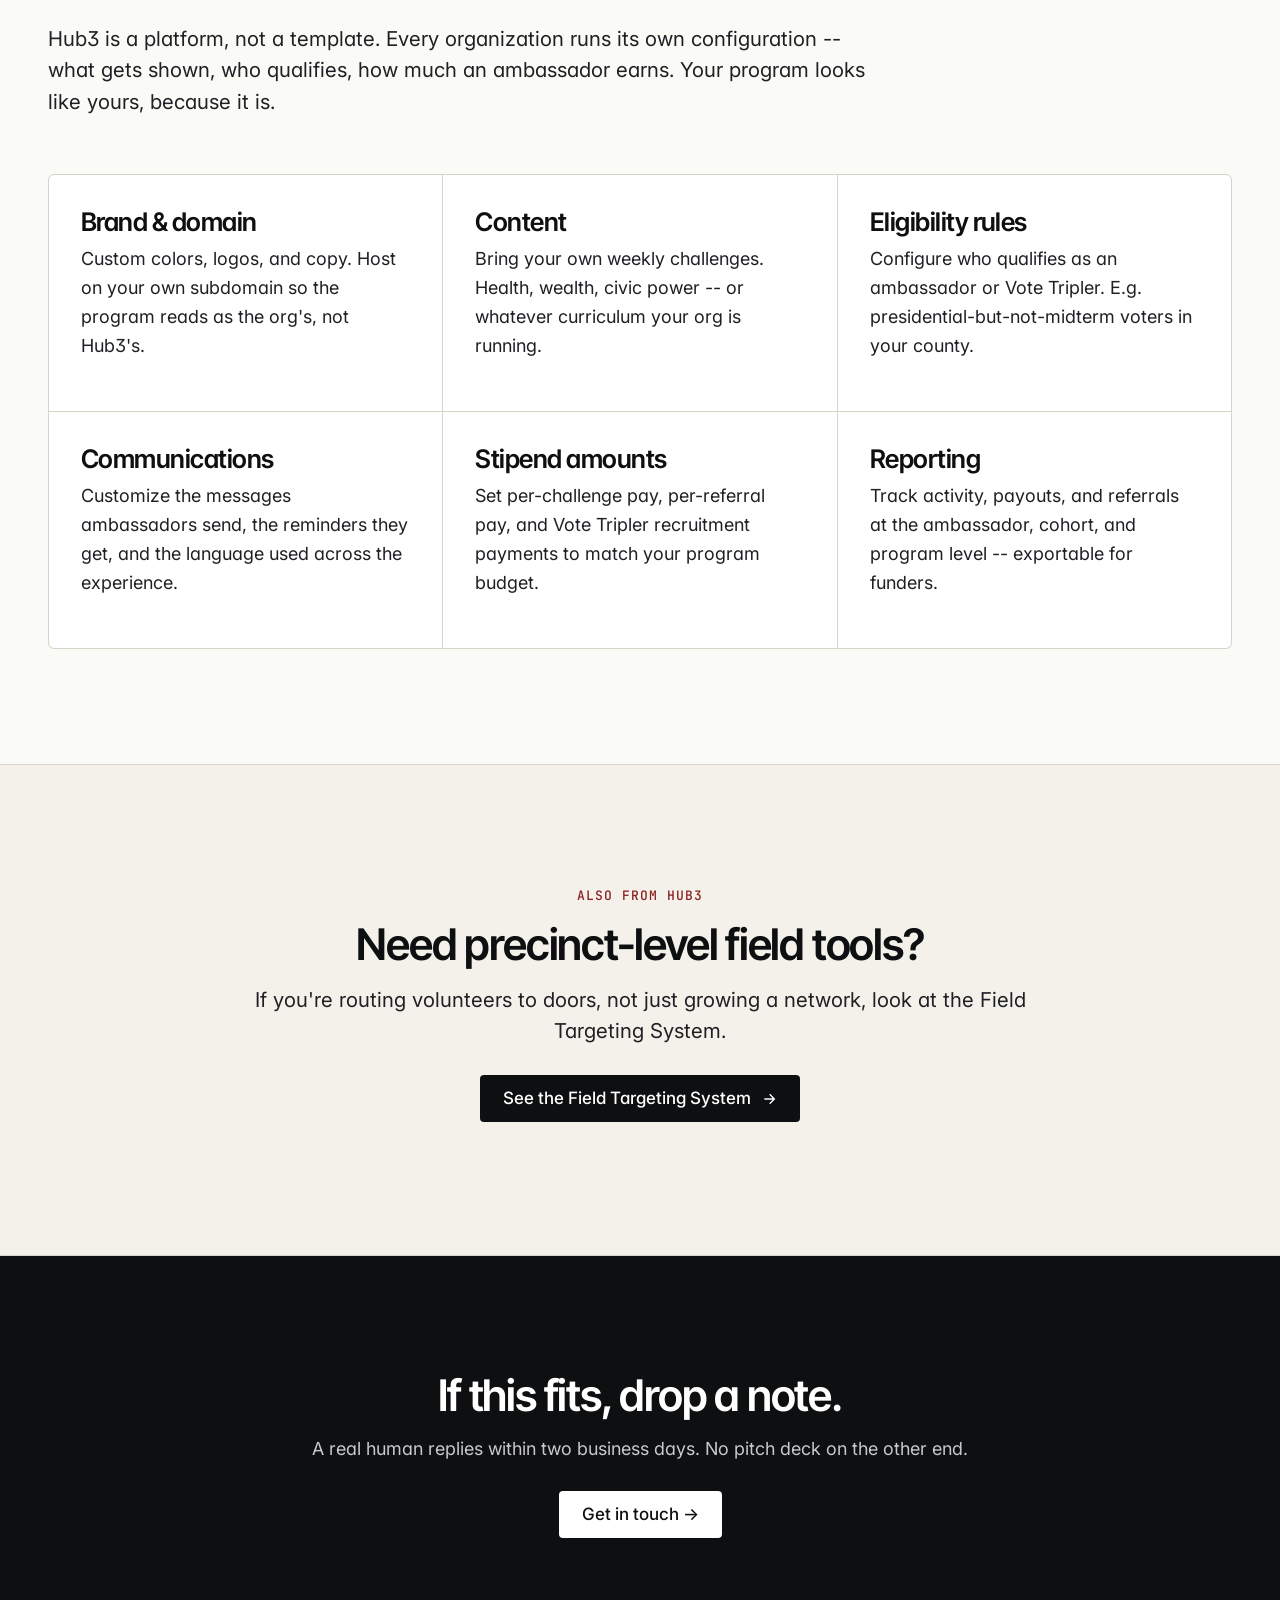
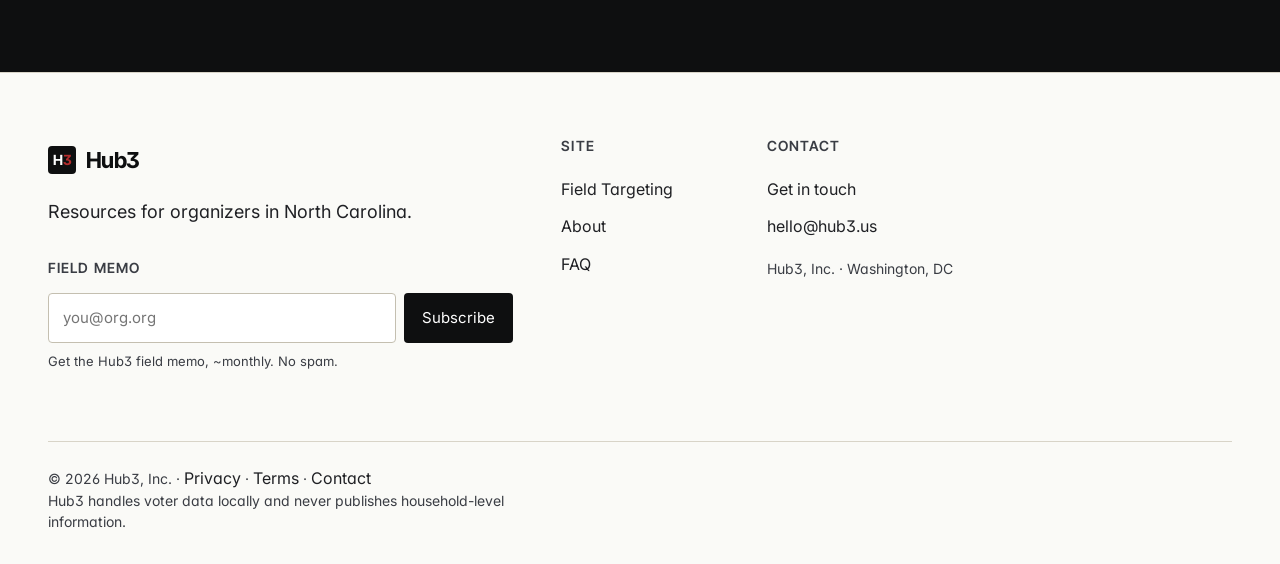
<file: platform.html>
<!doctype html>
<html lang="en">
<head>
<meta charset="utf-8" />
<meta name="viewport" content="width=device-width, initial-scale=1" />
<title>Platform -- Hub3</title>
<meta name="description" content="The Hub3 Ambassador platform: Community Ambassadors and Voting Ambassadors, fully customizable for your organization." />
<link rel="preconnect" href="https://fonts.googleapis.com" />
<link rel="preconnect" href="https://fonts.gstatic.com" crossorigin />
<link href="https://fonts.googleapis.com/css2?family=Inter:wght@400;500;600&family=Inter+Tight:wght@500;600;700&family=JetBrains+Mono:wght@400;500&display=swap" rel="stylesheet" />
<link rel="stylesheet" href="styles.css" />
</head>
<body data-screen-label="02 Platform">

<nav class="nav">
  <div class="nav-inner">
    <a href="index.html" class="brand"><span class="brand-mark">H<span class="dot">3</span></span> Hub3</a>
    <div class="nav-links">
      <a href="field-targeting.html">Field Targeting</a>
      <a href="about.html">About</a>
      <a href="faq.html">FAQ</a>
      <a href="lets-talk.html" class="nav-cta">Get in touch</a>
    </div>
    <button class="nav-burger" data-burger aria-label="Open menu"><svg width="22" height="22" viewBox="0 0 24 24" fill="none" stroke="currentColor" stroke-width="2"><path d="M3 6h18M3 12h18M3 18h18"/></svg></button>
  </div>
  <div class="mobile-menu">
    <a href="field-targeting.html">Field Targeting</a>
    <a href="about.html">About</a>
    <a href="faq.html">FAQ</a>
    <a href="lets-talk.html">Get in touch →</a>
  </div>
</nav>

<section class="hero">
  <div class="container">
    <span class="eyebrow">Platform</span>
    <h1 style="margin-top: 18px;">Two tracks. One ambassador network.</h1>
    <p class="lead">A paid, two-track civic-engagement platform. Networks year-round on one track, turnout on Election Day on the other. Branded and configured per organization.</p>
  </div>
</section>

<!-- ============ PRODUCT CARDS ============ -->
<section class="alt" id="orgs">
  <div class="container">
    <div class="grid grid-2" style="gap: 32px;">
      <!-- Community Ambassador -->
      <article class="card" style="padding: 40px;">
        <span class="eyebrow">Track 1</span>
        <h2 style="margin-top: 12px; font-size: 36px;">Community Ambassador</h2>
        <p class="lead" style="margin-top: 16px;">Grow engaged networks between elections.</p>
        <ul class="check" style="margin-top: 28px;">
          <li>Ambassadors complete a short weekly civic challenge on health, wealth, or power.</li>
          <li>Each ambassador shares via referral link or QR code with their own network.</li>
          <li>For each challenge completed and each referral made, ambassadors earn a stipend.</li>
          <li>Stipends are sized to cover a cell phone or internet bill -- civic engagement that pays for staying connected.</li>
        </ul>
        <p style="margin-top: 28px;"><a href="lets-talk.html" class="btn btn-secondary">Get in touch</a></p>
      </article>

      <!-- Voting Ambassador -->
      <article class="card" id="voting" style="padding: 40px; background: var(--ink); color: #fff; border-color: var(--ink);">
        <span class="eyebrow" style="color: #ff8a8a;">Track 2</span>
        <h2 style="margin-top: 12px; font-size: 36px; color: #fff;">Voting Ambassador</h2>
        <p class="lead" style="margin-top: 16px; color: #d4d6da;">Activate networks for relational voter turnout.</p>
        <ul class="check" style="margin-top: 28px;">
          <li style="color: #d4d6da;">Ambassadors graduate from the Community Ambassador track after training.</li>
          <li style="color: #d4d6da;">They upload their contacts; the platform identifies who is eligible to become a volunteer <strong style="color: #fff;">Vote Tripler</strong>.</li>
          <li style="color: #d4d6da;">A Vote Tripler commits to help three of their own contacts make a voting plan.</li>
          <li style="color: #d4d6da;">Ambassadors earn a small recruitment payment for each Vote Tripler they sign up.</li>
        </ul>
        <p style="margin-top: 28px;"><a href="lets-talk.html" class="btn btn-secondary" style="border-color: #fff; color: #fff;">Get in touch</a></p>
        <style>article#voting ul.check li::before { background: #ff8a8a; }</style>
      </article>
    </div>
  </div>
</section>

<!-- ============ CUSTOMIZABILITY ============ -->
<section>
  <div class="container">
    <div class="section-head">
      <span class="eyebrow">Customizability</span>
      <h2 style="margin-top: 12px;">Your colors. Your domain. Your rules.</h2>
      <p class="lead" style="margin-top: 20px;">Hub3 is a platform, not a template. Every organization runs its own configuration -- what gets shown, who qualifies, how much an ambassador earns. Your program looks like yours, because it is.</p>
    </div>
    <div class="grid grid-3" style="gap: 1px; background: var(--line); border: 1px solid var(--line); border-radius: 6px; overflow: hidden;">
      <div style="background: #fff; padding: 32px;">
        <h3>Brand & domain</h3>
        <p style="color: var(--ink-2); margin-top: 8px;">Custom colors, logos, and copy. Host on your own subdomain so the program reads as the org's, not Hub3's.</p>
      </div>
      <div style="background: #fff; padding: 32px;">
        <h3>Content</h3>
        <p style="color: var(--ink-2); margin-top: 8px;">Bring your own weekly challenges. Health, wealth, civic power -- or whatever curriculum your org is running.</p>
      </div>
      <div style="background: #fff; padding: 32px;">
        <h3>Eligibility rules</h3>
        <p style="color: var(--ink-2); margin-top: 8px;">Configure who qualifies as an ambassador or Vote Tripler. E.g. presidential-but-not-midterm voters in your county.</p>
      </div>
      <div style="background: #fff; padding: 32px;">
        <h3>Communications</h3>
        <p style="color: var(--ink-2); margin-top: 8px;">Customize the messages ambassadors send, the reminders they get, and the language used across the experience.</p>
      </div>
      <div style="background: #fff; padding: 32px;">
        <h3>Stipend amounts</h3>
        <p style="color: var(--ink-2); margin-top: 8px;">Set per-challenge pay, per-referral pay, and Vote Tripler recruitment payments to match your program budget.</p>
      </div>
      <div style="background: #fff; padding: 32px;">
        <h3>Reporting</h3>
        <p style="color: var(--ink-2); margin-top: 8px;">Track activity, payouts, and referrals at the ambassador, cohort, and program level -- exportable for funders.</p>
      </div>
    </div>
  </div>
</section>

<!-- ============ FIELD TARGETING CROSS-LINK ============ -->
<section class="tan">
  <div class="container narrow center">
    <span class="eyebrow">Also from Hub3</span>
    <h2 style="margin-top: 12px;">Need precinct-level field tools?</h2>
    <p class="lead" style="margin-top: 16px;">If you're routing volunteers to doors, not just growing a network, look at the Field Targeting System.</p>
    <p style="margin-top: 28px;"><a href="field-targeting.html" class="btn btn-primary">See the Field Targeting System
      <svg class="arrow" viewBox="0 0 24 24" fill="none" stroke="currentColor" stroke-width="2"><path d="M5 12h14M13 5l7 7-7 7"/></svg>
    </a></p>
  </div>
</section>

<!-- ============ CTA BAND ============ -->
<section class="dark">
  <div class="container narrow center">
    <h2>If this fits, drop a note.</h2>
    <p style="margin-top: 16px; color: #c8c9cd;">A real human replies within two business days. No pitch deck on the other end.</p>
    <p style="margin-top: 28px;"><a href="lets-talk.html" class="btn btn-primary" style="background: #fff; color: var(--ink);">Get in touch →</a></p>
  </div>
</section>

<footer>
  <div class="container">
    <div class="grid grid-12" style="gap: 48px;">
      <div style="grid-column: span 5;">
        <a href="index.html" class="brand"><span class="brand-mark">H<span class="dot">3</span></span> Hub3</a>
        <p style="margin-top: 14px; color: var(--ink-2); max-width: 36ch;">Resources for organizers in North Carolina.</p>
        <h4 style="margin-top: 32px;">Field memo</h4>
        <form class="signup" data-signup>
          <input type="email" placeholder="you@org.org" required aria-label="Email address" />
          <button type="submit">Subscribe</button>
        </form>
        <p class="signup-note">Get the Hub3 field memo, ~monthly. No spam.</p>
      </div>
      <div style="grid-column: span 2;">
        <h4>Site</h4>
        <a href="field-targeting.html">Field Targeting</a>
        <a href="about.html">About</a>
        <a href="faq.html">FAQ</a>
      </div>
      <div style="grid-column: span 3;">
        <h4>Contact</h4>
        <a href="lets-talk.html">Get in touch</a>
        <a href="mailto:hello@hub3.us">hello@hub3.us</a>
        <p style="font-size: 14px; color: var(--ink-3); margin-top: 12px;">Hub3, Inc. · Washington, DC</p>
      </div>
    </div>
    <div class="foot-bottom">
      <div class="privacy-note">© 2026 Hub3, Inc. · <a href="#" style="display:inline; padding:0;">Privacy</a> · <a href="#" style="display:inline; padding:0;">Terms</a> · <a href="lets-talk.html" style="display:inline; padding:0;">Contact</a><br/>
      Hub3 handles voter data locally and never publishes household-level information.</div>
    </div>
  </div>
</footer>

<script src="site.js"></script>
</body>
</html>
</file>
<file: styles.css>
/* Hub3 marketing site -- shared styles */

:root {
  --bg: #fafaf7;
  --bg-2: #f3f1ea;
  --bg-3: #ebe8df;
  --ink: #0e0f10;
  --ink-2: #1f2024;
  --ink-3: #3a3d44;
  --line: #d8d4c8;
  --line-2: #c4bfb0;
  --blue: #1e6fd9;
  --blue-deep: #144fa0;
  --red: #8a1f1f;
  --red-2: #b32c2c;
  --ok: #2f6a3a;
  --container: 1240px;
  --gap: 24px;
}

* { box-sizing: border-box; }
html, body { margin: 0; padding: 0; }
html { -webkit-text-size-adjust: 100%; }

body {
  background: var(--bg);
  color: var(--ink);
  font-family: "Inter", system-ui, -apple-system, "Segoe UI", sans-serif;
  font-size: 18px;
  line-height: 1.6;
  font-feature-settings: "ss01", "cv11";
  -webkit-font-smoothing: antialiased;
  text-rendering: optimizeLegibility;
}

img, svg { max-width: 100%; display: block; }
a { color: var(--blue-deep); text-decoration: underline; text-underline-offset: 3px; text-decoration-thickness: 1.5px; }
a:hover { color: var(--ink); }
a.plain { text-decoration: none; color: inherit; }

h1, h2, h3, h4 {
  font-family: "Inter Tight", "Inter", sans-serif;
  font-weight: 600;
  letter-spacing: -0.02em;
  margin: 0;
  color: var(--ink);
  text-wrap: balance;
}
h1 { font-size: clamp(40px, 5.6vw, 76px); line-height: 1.02; letter-spacing: -0.035em; }
h2 { font-size: clamp(30px, 3.4vw, 46px); line-height: 1.08; letter-spacing: -0.028em; }
h3 { font-size: clamp(22px, 2vw, 26px); line-height: 1.2; letter-spacing: -0.02em; }
h4 { font-size: 18px; line-height: 1.3; letter-spacing: -0.01em; }

p { margin: 0 0 1em; }
p.lead { font-size: clamp(20px, 1.6vw, 22px); line-height: 1.55; color: var(--ink-2); }

.container { max-width: var(--container); margin: 0 auto; padding: 0 28px; }
.container.narrow { max-width: 880px; }

.eyebrow {
  font-family: "JetBrains Mono", ui-monospace, "SF Mono", Menlo, monospace;
  font-size: 13px;
  letter-spacing: 0.08em;
  text-transform: uppercase;
  color: var(--red);
  font-weight: 500;
}

/* ---------- buttons ---------- */
.btn {
  display: inline-flex;
  align-items: center;
  gap: 10px;
  padding: 14px 22px;
  border-radius: 4px;
  font-weight: 500;
  font-size: 17px;
  line-height: 1;
  text-decoration: none;
  border: 1.5px solid transparent;
  cursor: pointer;
  transition: transform 80ms ease, background 120ms ease, color 120ms ease, border 120ms ease;
  font-family: inherit;
}
.btn:hover { transform: translateY(-1px); }
.btn-primary { background: var(--ink); color: #fff; }
.btn-primary:hover { background: var(--blue-deep); color: #fff; }
.btn-secondary { background: transparent; color: var(--ink); border-color: var(--ink); }
.btn-secondary:hover { background: var(--ink); color: #fff; }
.btn-ghost { background: transparent; color: var(--ink); padding: 14px 0; border-bottom: 1.5px solid var(--ink); border-radius: 0; }
.btn-ghost:hover { color: var(--blue-deep); border-color: var(--blue-deep); }

.btn .arrow { width: 16px; height: 16px; }

/* ---------- nav ---------- */
.nav {
  position: sticky;
  top: 0;
  z-index: 50;
  background: rgba(250, 250, 247, 0.92);
  backdrop-filter: saturate(140%) blur(8px);
  -webkit-backdrop-filter: saturate(140%) blur(8px);
  border-bottom: 1px solid var(--line);
}
.nav-inner {
  max-width: var(--container);
  margin: 0 auto;
  padding: 16px 28px;
  display: flex;
  align-items: center;
  gap: 36px;
}
.brand {
  font-family: "Inter Tight", sans-serif;
  font-weight: 700;
  font-size: 22px;
  letter-spacing: -0.03em;
  color: var(--ink);
  text-decoration: none;
  display: inline-flex;
  align-items: center;
  gap: 10px;
}
.brand-mark {
  width: 28px;
  height: 28px;
  background: var(--ink);
  color: #fff;
  display: inline-flex;
  align-items: center;
  justify-content: center;
  font-size: 14px;
  font-weight: 700;
  border-radius: 4px;
  letter-spacing: 0;
}
.brand-mark .dot { color: var(--red-2); }

.nav-links {
  display: flex;
  align-items: center;
  gap: 4px;
  margin-left: auto;
}
.nav-links a, .nav-links button.nav-link {
  display: inline-flex;
  align-items: center;
  gap: 6px;
  padding: 10px 14px;
  font-size: 15px;
  color: var(--ink-2);
  text-decoration: none;
  border: none;
  background: transparent;
  font-family: inherit;
  cursor: pointer;
  border-radius: 4px;
}
.nav-links a:hover, .nav-links button.nav-link:hover { color: var(--ink); background: var(--bg-2); }
.nav-links a.current { color: var(--ink); font-weight: 500; }

.nav-links a.nav-cta {
  margin-left: 8px;
  background: var(--ink);
  color: #fff;
  padding: 10px 16px;
  border-radius: 4px;
}
.nav-links a.nav-cta:hover { background: var(--blue-deep); color: #fff; }

.nav-dropdown { position: relative; }
.nav-dropdown-menu {
  position: absolute;
  top: calc(100% + 4px);
  left: 0;
  background: #fff;
  border: 1px solid var(--line);
  border-radius: 6px;
  padding: 10px;
  min-width: 280px;
  box-shadow: 0 12px 32px rgba(14, 15, 16, 0.08);
  display: none;
}
.nav-dropdown.open .nav-dropdown-menu { display: block; }
.nav-dropdown-menu a {
  display: block;
  padding: 12px 14px;
  border-radius: 4px;
  font-size: 15px;
  color: var(--ink);
}
.nav-dropdown-menu a small {
  display: block;
  color: var(--ink-3);
  font-size: 13px;
  margin-top: 2px;
  line-height: 1.4;
}
.nav-dropdown-menu a:hover { background: var(--bg-2); }

.nav-burger {
  display: none;
  margin-left: auto;
  background: transparent;
  border: 1px solid var(--line-2);
  border-radius: 4px;
  padding: 8px 10px;
  cursor: pointer;
}

/* mobile nav */
.mobile-menu {
  display: none;
  border-top: 1px solid var(--line);
  background: var(--bg);
  padding: 12px 28px 20px;
}
.mobile-menu.open { display: block; }
.mobile-menu a, .mobile-menu summary {
  display: block;
  padding: 12px 0;
  font-size: 17px;
  color: var(--ink);
  text-decoration: none;
  border-bottom: 1px solid var(--line);
  cursor: pointer;
}
.mobile-menu details a { padding-left: 16px; font-size: 16px; color: var(--ink-2); }

@media (max-width: 880px) {
  .nav-links { display: none; }
  .nav-burger { display: inline-flex; }
}

/* ---------- sections ---------- */
section { padding: clamp(56px, 9vw, 120px) 0; border-top: 1px solid var(--line); }
section:first-of-type { border-top: 0; }
section.alt { background: #fff; }
section.dark { background: var(--ink); color: #fff; }
section.dark h1, section.dark h2, section.dark h3 { color: #fff; }
section.dark p { color: #c8c9cd; }
section.tan { background: var(--bg-2); }

.section-head { max-width: 820px; margin-bottom: 56px; }
.section-head .eyebrow { margin-bottom: 12px; display: inline-block; }
.section-head p.lead { margin-top: 16px; }

/* ---------- hero ---------- */
.hero { padding: clamp(64px, 9vw, 128px) 0 clamp(48px, 7vw, 96px); border-top: 0; }
.hero h1 { max-width: 22ch; }
.hero .lead { margin-top: 28px; max-width: 60ch; }
.hero-ctas { display: flex; flex-wrap: wrap; gap: 14px; margin-top: 40px; }

/* ---------- grids ---------- */
.grid { display: grid; gap: var(--gap); }
.grid-2 { grid-template-columns: repeat(2, minmax(0, 1fr)); }
.grid-3 { grid-template-columns: repeat(3, minmax(0, 1fr)); }
.grid-4 { grid-template-columns: repeat(4, minmax(0, 1fr)); }
.grid-12 { grid-template-columns: repeat(12, minmax(0, 1fr)); }
@media (max-width: 880px) {
  .grid-2, .grid-3, .grid-4 { grid-template-columns: 1fr; }
  .grid-12 { grid-template-columns: 1fr; }
}

/* ---------- cards ---------- */
.card {
  background: #fff;
  border: 1px solid var(--line);
  border-radius: 6px;
  padding: 32px;
}
.card h3 { margin-bottom: 12px; }
.card p { color: var(--ink-2); margin-bottom: 0; }
.card.flat { background: transparent; border-color: var(--line-2); }
.card.dark { background: var(--ink); color: #fff; border-color: var(--ink-2); }
.card.dark p { color: #c8c9cd; }
.card .icon {
  width: 28px; height: 28px;
  display: inline-flex; align-items: center; justify-content: center;
  color: var(--blue-deep);
  margin-bottom: 20px;
}

/* numbered step cards */
.step-card {
  background: #fff;
  border: 1px solid var(--line);
  border-radius: 6px;
  padding: 28px;
  position: relative;
}
.step-card .num {
  font-family: "Inter Tight", sans-serif;
  font-weight: 600;
  font-size: 14px;
  color: var(--red);
  letter-spacing: 0.04em;
  margin-bottom: 16px;
}
.step-card h3 { font-size: 19px; margin-bottom: 8px; }
.step-card p { color: var(--ink-2); font-size: 16px; line-height: 1.5; margin-bottom: 0; }

/* ---------- stats strip ---------- */
.stat {
  border-top: 1px solid var(--line);
  padding: 24px 0;
}
.stat .num {
  font-family: "Inter Tight", sans-serif;
  font-size: clamp(34px, 4vw, 52px);
  font-weight: 600;
  letter-spacing: -0.03em;
  line-height: 1;
  color: var(--ink);
}
.stat .num.red { color: var(--red); }
.stat .label {
  font-size: 15px;
  color: var(--ink-2);
  margin-top: 8px;
  line-height: 1.45;
}

/* ---------- feature list ---------- */
.feature-item {
  padding: 26px 0;
  border-top: 1px solid var(--line);
  display: grid;
  grid-template-columns: 220px 1fr;
  gap: 28px;
}
.feature-item:last-child { border-bottom: 1px solid var(--line); }
.feature-item h3 { font-size: 19px; }
.feature-item p { color: var(--ink-2); margin: 0; font-size: 17px; line-height: 1.55; }
.feature-item ul { margin: 8px 0 0; padding-left: 20px; }
.feature-item ul li { color: var(--ink-2); font-size: 16px; }
@media (max-width: 720px) {
  .feature-item { grid-template-columns: 1fr; gap: 8px; }
}

/* bullet lists */
ul.tight, ol.tight { padding-left: 22px; margin: 0 0 1em; }
ul.tight li, ol.tight li { margin-bottom: 8px; color: var(--ink-2); }
ul.check { list-style: none; padding-left: 0; margin: 0; }
ul.check li {
  position: relative;
  padding-left: 30px;
  margin-bottom: 14px;
  color: var(--ink-2);
  line-height: 1.5;
}
ul.check li::before {
  content: "";
  position: absolute;
  left: 0; top: 11px;
  width: 14px; height: 2px;
  background: var(--ink);
}

/* ---------- footer ---------- */
footer {
  border-top: 1px solid var(--line);
  padding: 64px 0 32px;
  background: var(--bg);
}
footer .grid { gap: 48px; align-items: start; }
footer h4 { font-family: "Inter Tight", sans-serif; font-size: 14px; text-transform: uppercase; letter-spacing: 0.08em; color: var(--ink-3); margin-bottom: 16px; font-weight: 600; }
footer a { color: var(--ink-2); text-decoration: none; display: block; padding: 6px 0; font-size: 16px; }
footer a:hover { color: var(--ink); text-decoration: underline; text-underline-offset: 3px; }
footer .foot-bottom {
  margin-top: 56px;
  padding-top: 24px;
  border-top: 1px solid var(--line);
  display: flex;
  justify-content: space-between;
  align-items: center;
  gap: 24px;
  flex-wrap: wrap;
  font-size: 14px;
  color: var(--ink-3);
}
footer .foot-bottom .privacy-note { max-width: 56ch; line-height: 1.5; }
footer .signup {
  display: flex;
  gap: 8px;
  margin-top: 8px;
}
footer .signup input {
  flex: 1;
  padding: 12px 14px;
  border: 1px solid var(--line-2);
  border-radius: 4px;
  background: #fff;
  font: inherit;
  font-size: 15px;
}
footer .signup button {
  padding: 12px 18px;
  background: var(--ink);
  color: #fff;
  border: 0;
  border-radius: 4px;
  font: inherit;
  font-size: 15px;
  cursor: pointer;
}
footer .signup button:hover { background: var(--blue-deep); }
footer .signup-note { font-size: 13px; color: var(--ink-3); margin-top: 8px; }

/* ---------- forms ---------- */
.form-grid { display: grid; gap: 16px; max-width: 640px; }
.form-row { display: grid; gap: 6px; }
.form-row label { font-size: 14px; font-weight: 500; color: var(--ink-2); }
.form-row input, .form-row select, .form-row textarea {
  padding: 14px 16px;
  border: 1.5px solid var(--line-2);
  border-radius: 4px;
  background: #fff;
  font: inherit;
  font-size: 16px;
  color: var(--ink);
}
.form-row input:focus, .form-row select:focus, .form-row textarea:focus {
  outline: 2px solid var(--blue);
  outline-offset: 1px;
  border-color: var(--blue-deep);
}
.form-row textarea { min-height: 120px; resize: vertical; }
.form-row.checkboxes { gap: 10px; }
.form-row.checkboxes label { display: flex; align-items: center; gap: 10px; font-weight: 400; color: var(--ink); cursor: pointer; }
.form-row.checkboxes input { width: 18px; height: 18px; padding: 0; }
.form-actions { margin-top: 8px; display: flex; gap: 14px; align-items: center; flex-wrap: wrap; }
.form-status { font-size: 14px; color: var(--ok); }

/* ---------- accordion ---------- */
.accordion { border-top: 1px solid var(--line); }
.accordion details {
  border-bottom: 1px solid var(--line);
}
.accordion summary {
  list-style: none;
  cursor: pointer;
  padding: 24px 0;
  font-family: "Inter Tight", sans-serif;
  font-size: 21px;
  font-weight: 500;
  color: var(--ink);
  letter-spacing: -0.015em;
  display: flex;
  align-items: center;
  justify-content: space-between;
  gap: 24px;
}
.accordion summary::-webkit-details-marker { display: none; }
.accordion summary .chev {
  width: 20px; height: 20px;
  flex-shrink: 0;
  transition: transform 200ms ease;
  color: var(--ink-3);
}
.accordion details[open] summary .chev { transform: rotate(45deg); color: var(--red); }
.accordion .answer {
  padding: 0 0 28px;
  max-width: 80ch;
  color: var(--ink-2);
  font-size: 17px;
  line-height: 1.6;
}
.accordion .answer p { margin: 0 0 10px; }
.accordion h3.group {
  margin-top: 40px;
  margin-bottom: 8px;
  font-size: 14px;
  letter-spacing: 0.08em;
  text-transform: uppercase;
  color: var(--red);
  font-family: "JetBrains Mono", monospace;
  font-weight: 500;
}

/* ---------- partner logos ---------- */
.logo-strip {
  display: grid;
  grid-template-columns: repeat(6, 1fr);
  gap: 1px;
  background: var(--line);
  border: 1px solid var(--line);
  border-radius: 6px;
  overflow: hidden;
}
.logo-strip .cell {
  background: #fff;
  aspect-ratio: 1.6 / 1;
  display: grid;
  place-items: center;
  padding: 20px;
  font-family: "Inter Tight", sans-serif;
  font-weight: 600;
  letter-spacing: -0.01em;
  color: var(--ink-3);
  text-align: center;
  font-size: 15px;
}
@media (max-width: 880px) {
  .logo-strip { grid-template-columns: repeat(2, 1fr); }
}

/* ---------- dashboard / map mock ---------- */
.dash-frame {
  background: #fff;
  border: 1px solid var(--line);
  border-radius: 6px;
  overflow: hidden;
  box-shadow: 0 24px 60px -30px rgba(14, 15, 16, 0.25);
}
.dash-bar {
  display: flex;
  align-items: center;
  gap: 10px;
  padding: 12px 16px;
  border-bottom: 1px solid var(--line);
  background: var(--bg-2);
  font-family: "JetBrains Mono", monospace;
  font-size: 12px;
  color: var(--ink-3);
}
.dash-bar .dots { display: flex; gap: 6px; margin-right: 12px; }
.dash-bar .dots span {
  width: 10px; height: 10px; border-radius: 50%;
  background: var(--line-2);
}
.dash-bar .badge {
  margin-left: auto;
  padding: 3px 8px;
  border-radius: 3px;
  font-size: 11px;
  letter-spacing: 0.04em;
  background: var(--ink);
  color: #fff;
}
.dash-bar .badge.redacted { background: var(--red); }

.callout {
  background: var(--bg-2);
  border-left: 3px solid var(--red);
  padding: 28px 32px;
  border-radius: 0 6px 6px 0;
}
.callout h3 { margin-bottom: 12px; }

/* skipped-content / no-claim list */
.limits-list { columns: 2; column-gap: 56px; }
.limits-list li { break-inside: avoid; margin-bottom: 16px; }
@media (max-width: 880px) { .limits-list { columns: 1; } }

/* ---------- utilities ---------- */
.eyebrow-blue { color: var(--blue-deep); }
.mb-0 { margin-bottom: 0; }
.mt-32 { margin-top: 32px; }
.mt-48 { margin-top: 48px; }
.center { text-align: center; }
.muted { color: var(--ink-3); }
.divider { border: 0; border-top: 1px solid var(--line); margin: 56px 0; }

.kbd {
  font-family: "JetBrains Mono", monospace;
  font-size: 13px;
  padding: 3px 6px;
  background: var(--bg-2);
  border: 1px solid var(--line);
  border-radius: 3px;
  color: var(--ink-2);
}

/* small mobile fixes */
@media (max-width: 480px) {
  body { font-size: 17px; }
  .container { padding: 0 20px; }
  .nav-inner { padding: 14px 20px; }
  .hero-ctas .btn { width: 100%; justify-content: center; }
}

/* prevent any horizontal overflow */
html, body { overflow-x: hidden; }
</file>
